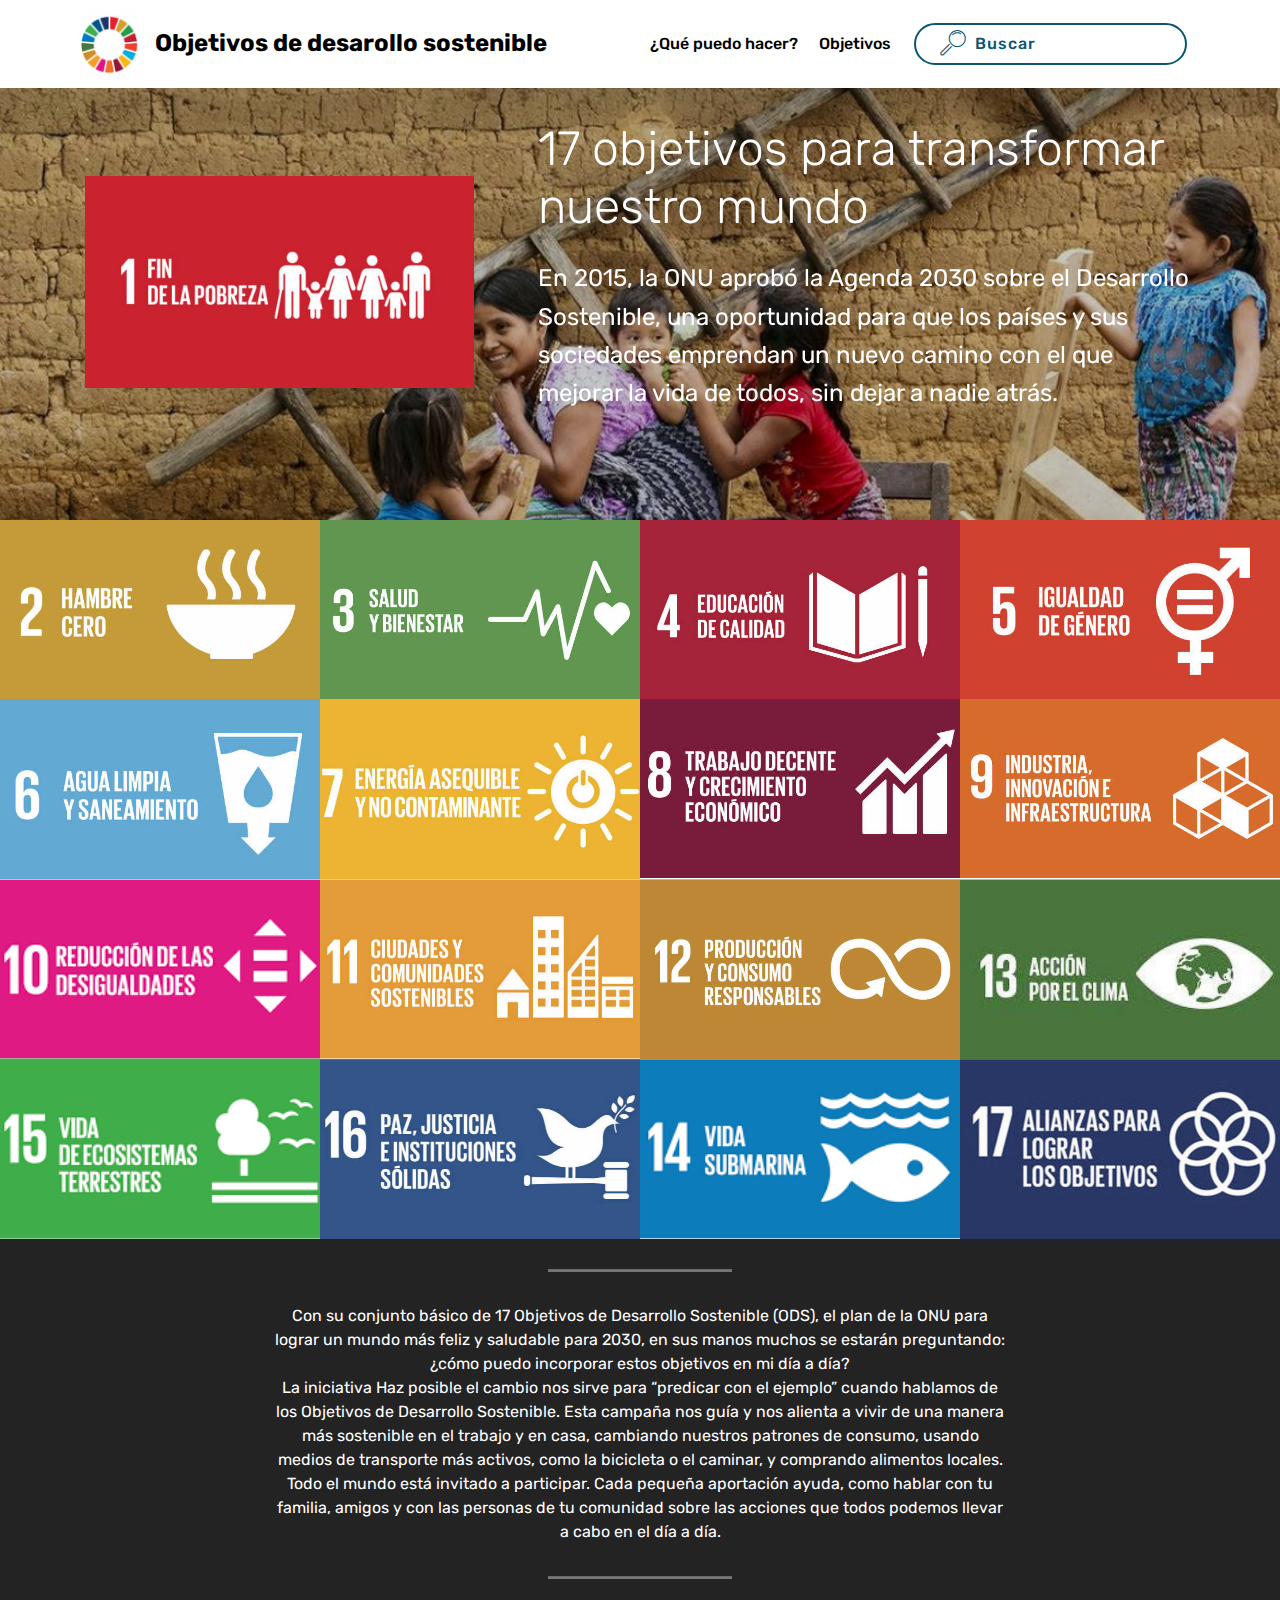
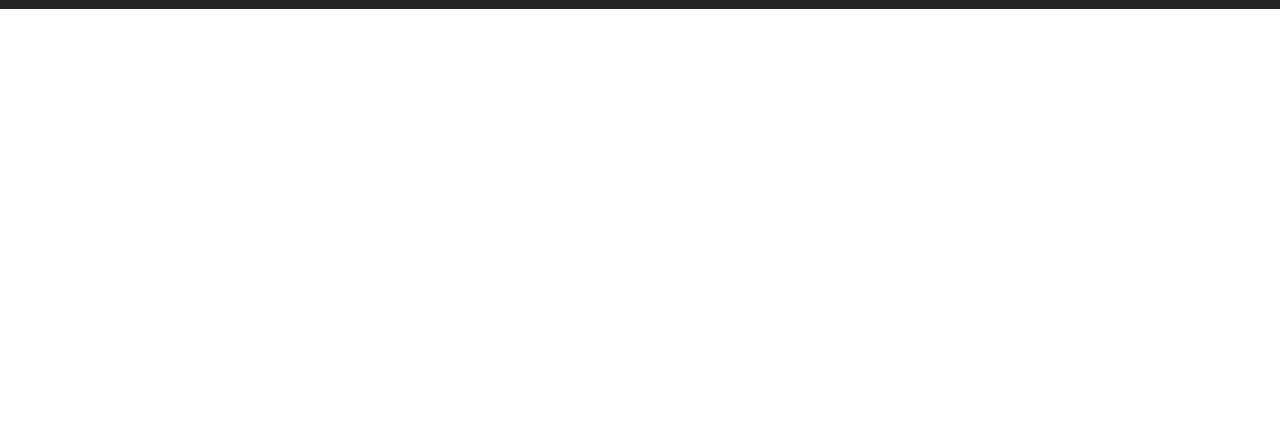
<file: index.html>
<!DOCTYPE html>
<html >
<head>
  <!-- Site made with Mobirise Website Builder v4.8.8, https://mobirise.com -->
  <meta charset="UTF-8">
  <meta http-equiv="X-UA-Compatible" content="IE=edge">
  <meta name="generator" content="Mobirise v4.8.8, mobirise.com">
  <meta name="viewport" content="width=device-width, initial-scale=1, minimum-scale=1">
  <link rel="shortcut icon" href="assets/images/logo-64x74.png" type="image/x-icon">
  <meta name="description" content="">
  <title>Home</title>
  <link rel="stylesheet" href="assets/web/assets/mobirise-icons/mobirise-icons.css">
  <link rel="stylesheet" href="assets/tether/tether.min.css">
  <link rel="stylesheet" href="assets/bootstrap/css/bootstrap.min.css">
  <link rel="stylesheet" href="assets/bootstrap/css/bootstrap-grid.min.css">
  <link rel="stylesheet" href="assets/bootstrap/css/bootstrap-reboot.min.css">
  <link rel="stylesheet" href="assets/dropdown/css/style.css">
  <link rel="stylesheet" href="assets/socicon/css/styles.css">
  <link rel="stylesheet" href="assets/theme/css/style.css">
  <link rel="stylesheet" href="assets/gallery/style.css">
  <link rel="stylesheet" href="assets/mobirise/css/mbr-additional.css" type="text/css">
  
  
  
</head>
<body>
  <section class="menu cid-rbNpQ8aCjr" once="menu" id="menu2-5">

    

    <nav class="navbar navbar-expand beta-menu navbar-dropdown align-items-center navbar-fixed-top navbar-toggleable-sm">
        <button class="navbar-toggler navbar-toggler-right" type="button" data-toggle="collapse" data-target="#navbarSupportedContent" aria-controls="navbarSupportedContent" aria-expanded="false" aria-label="Toggle navigation">
            <div class="hamburger">
                <span></span>
                <span></span>
                <span></span>
                <span></span>
            </div>
        </button>
        <div class="menu-logo">
            <div class="navbar-brand">
                <span class="navbar-logo">
                    <a href="index.html">
                        <img src="assets/images/logo-64x74.png" alt="Desarrollo Sostenible" title="Desarrollo Sostenible" style="height: 4.5rem;">
                    </a>
                </span>
                <span class="navbar-caption-wrap"><a class="navbar-caption text-black display-5" href="index.html">
                        Objetivos de desarollo sostenible</a></span>
            </div>
        </div>
        <div class="collapse navbar-collapse" id="navbarSupportedContent">
            <ul class="navbar-nav nav-dropdown" data-app-modern-menu="true"><li class="nav-item">
                    <a class="nav-link link text-black display-4" href="index.html#content10-7">¿Qué puedo hacer?</a>
                </li>
                <li class="nav-item">
                    <a class="nav-link link text-black display-4" href="index.html#gallery3-0">
                        Objetivos</a>
                </li></ul>
            <div class="navbar-buttons mbr-section-btn"><a class="btn btn-sm btn-primary-outline display-7" href="index.html"><span class="mbri-search mbr-iconfont mbr-iconfont-btn"></span>Buscar &nbsp; &nbsp; &nbsp; &nbsp; &nbsp; &nbsp; &nbsp; &nbsp; &nbsp; &nbsp; &nbsp; &nbsp;&nbsp;</a></div>
        </div>
    </nav>
</section>

<section class="engine"><a href="https://mobirise.info/f">simple site maker</a></section><section class="header3 cid-rbNpcsqvVQ mbr-parallax-background" id="header3-1">

    

    <div class="mbr-overlay" style="opacity: 0.2; background-color: rgb(0, 0, 0);">
    </div>

    <div class="container">
        <div class="media-container-row">
            <div class="mbr-figure" style="width: 65%;">
                <img src="assets/images/1.2-474x258.jpg" alt="Mobirise" title="">
            </div>

            <div class="media-content">
                <h1 class="mbr-section-title mbr-white pb-3 mbr-fonts-style display-2">17 objetivos para transformar nuestro mundo</h1>
                
                <div class="mbr-section-text mbr-white pb-3 ">
                    <p class="mbr-text mbr-fonts-style display-5">En 2015, la ONU aprobó la Agenda 2030 sobre el Desarrollo Sostenible, una oportunidad para que los países y sus sociedades emprendan un nuevo camino con el que mejorar la vida de todos, sin dejar a nadie atrás.&nbsp;</p>
                </div>
                
            </div>
        </div>
    </div>

</section>

<section class="mbr-gallery mbr-slider-carousel cid-rbNp8JrJaN" id="gallery3-0">

    

    <div>
        <div><!-- Filter --><!-- Gallery --><div class="mbr-gallery-row"><div class="mbr-gallery-layout-default"><div><div><div class="mbr-gallery-item mbr-gallery-item--p0" data-video-url="false" data-tags="Awesome"><div href="#lb-gallery3-0" data-slide-to="0" data-toggle="modal"><img src="assets/images/gob.mx-720x392-557x313.jpg" alt="" title=""><span class="icon-focus"></span></div></div><div class="mbr-gallery-item mbr-gallery-item--p0" data-video-url="false" data-tags="Responsive"><div href="#lb-gallery3-0" data-slide-to="1" data-toggle="modal"><img src="assets/images/3-720x392-627x352.jpg" alt="" title=""><span class="icon-focus"></span></div></div><div class="mbr-gallery-item mbr-gallery-item--p0" data-video-url="false" data-tags="Creative"><div href="#lb-gallery3-0" data-slide-to="2" data-toggle="modal"><img src="assets/images/4-720x392-627x352.jpg" alt="" title=""><span class="icon-focus"></span></div></div><div class="mbr-gallery-item mbr-gallery-item--p0" data-video-url="false" data-tags="Animated"><div href="#lb-gallery3-0" data-slide-to="3" data-toggle="modal"><img src="assets/images/5-720x392-557x313.jpg" alt="" title=""><span class="icon-focus"></span></div></div><div class="mbr-gallery-item mbr-gallery-item--p0" data-video-url="false" data-tags="Awesome"><div href="#lb-gallery3-0" data-slide-to="4" data-toggle="modal"><img src="assets/images/7.1-720x392-557x313.jpg" alt="" title=""><span class="icon-focus"></span></div></div><div class="mbr-gallery-item mbr-gallery-item--p0" data-video-url="false" data-tags="Awesome"><div href="#lb-gallery3-0" data-slide-to="5" data-toggle="modal"><img src="assets/images/8-720x392-584x328.jpg" alt="" title=""><span class="icon-focus"></span></div></div><div class="mbr-gallery-item mbr-gallery-item--p0" data-video-url="false" data-tags="Responsive"><div href="#lb-gallery3-0" data-slide-to="6" data-toggle="modal"><img src="assets/images/6-1-720x392-557x313.jpg" alt="" title=""><span class="icon-focus"></span></div></div><div class="mbr-gallery-item mbr-gallery-item--p0" data-video-url="false" data-tags="Animated"><div href="#lb-gallery3-0" data-slide-to="7" data-toggle="modal"><img src="assets/images/9-720x392-616x346.jpg" alt="" title=""><span class="icon-focus"></span></div></div><div class="mbr-gallery-item mbr-gallery-item--p0" data-video-url="false" data-tags="Animated"><div href="#lb-gallery3-0" data-slide-to="8" data-toggle="modal"><img src="assets/images/12.1-1-720x392-633x356.jpg" alt="" title=""><span class="icon-focus"></span></div></div><div class="mbr-gallery-item mbr-gallery-item--p0" data-video-url="false" data-tags="Animated"><div href="#lb-gallery3-0" data-slide-to="9" data-toggle="modal"><img src="assets/images/11.1-1-720x392-609x342.jpg" alt="" title=""><span class="icon-focus"></span></div></div><div class="mbr-gallery-item mbr-gallery-item--p0" data-video-url="false" data-tags="Animated"><div href="#lb-gallery3-0" data-slide-to="10" data-toggle="modal"><img src="assets/images/13-304x166-267x150.jpg" alt="" title=""><span class="icon-focus"></span></div></div><div class="mbr-gallery-item mbr-gallery-item--p0" data-video-url="false" data-tags="Animated"><div href="#lb-gallery3-0" data-slide-to="11" data-toggle="modal"><img src="assets/images/10-1-304x166-236x132.png" alt="" title=""><span class="icon-focus"></span></div></div><div class="mbr-gallery-item mbr-gallery-item--p0" data-video-url="false" data-tags="Animated"><div href="#lb-gallery3-0" data-slide-to="12" data-toggle="modal"><img src="assets/images/15-1-304x166-234x132.png" alt="" title=""><span class="icon-focus"></span></div></div><div class="mbr-gallery-item mbr-gallery-item--p0" data-video-url="false" data-tags="Animated"><div href="#lb-gallery3-0" data-slide-to="13" data-toggle="modal"><img src="assets/images/16.1-1-720x392-575x323.jpg" alt="" title=""><span class="icon-focus"></span></div></div><div class="mbr-gallery-item mbr-gallery-item--p0" data-video-url="false" data-tags="Animated"><div href="#lb-gallery3-0" data-slide-to="14" data-toggle="modal"><img src="assets/images/17-1-610x342-534x300.jpg" alt="" title=""><span class="icon-focus"></span></div></div><div class="mbr-gallery-item mbr-gallery-item--p0" data-video-url="false" data-tags="Animated"><div href="#lb-gallery3-0" data-slide-to="15" data-toggle="modal"><img src="assets/images/14-304x166-236x132.png" alt="" title=""><span class="icon-focus"></span></div></div></div></div><div class="clearfix"></div></div></div><!-- Lightbox --><div data-app-prevent-settings="" class="mbr-slider modal fade carousel slide" tabindex="-1" data-keyboard="true" data-interval="false" id="lb-gallery3-0"><div class="modal-dialog"><div class="modal-content"><div class="modal-body"><div class="carousel-inner"><div class="carousel-item"><img src="assets/images/gob.mx-720x392.jpg" alt="" title=""></div><div class="carousel-item"><img src="assets/images/3-720x392.jpg" alt="" title=""></div><div class="carousel-item"><img src="assets/images/4-720x392.jpg" alt="" title=""></div><div class="carousel-item"><img src="assets/images/5-720x392.jpg" alt="" title=""></div><div class="carousel-item"><img src="assets/images/7.1-720x392.jpg" alt="" title=""></div><div class="carousel-item"><img src="assets/images/8-720x392.jpg" alt="" title=""></div><div class="carousel-item"><img src="assets/images/6-1-720x392.jpg" alt="" title=""></div><div class="carousel-item"><img src="assets/images/9-720x392.jpg" alt="" title=""></div><div class="carousel-item"><img src="assets/images/12.1-1-720x392.jpg" alt="" title=""></div><div class="carousel-item"><img src="assets/images/11.1-1-720x392.jpg" alt="" title=""></div><div class="carousel-item"><img src="assets/images/13-304x166.jpg" alt="" title=""></div><div class="carousel-item"><img src="assets/images/10-1-304x166.png" alt="" title=""></div><div class="carousel-item"><img src="assets/images/15-1-304x166.png" alt="" title=""></div><div class="carousel-item"><img src="assets/images/16.1-1-720x392.jpg" alt="" title=""></div><div class="carousel-item active"><img src="assets/images/17-1-610x342.jpg" alt="" title=""></div><div class="carousel-item"><img src="assets/images/14-304x166.png" alt="" title=""></div></div><a class="carousel-control carousel-control-prev" role="button" data-slide="prev" href="#lb-gallery3-0"><span class="mbri-left mbr-iconfont" aria-hidden="true"></span><span class="sr-only">Previous</span></a><a class="carousel-control carousel-control-next" role="button" data-slide="next" href="#lb-gallery3-0"><span class="mbri-right mbr-iconfont" aria-hidden="true"></span><span class="sr-only">Next</span></a><a class="close" href="#" role="button" data-dismiss="modal"><span class="sr-only">Close</span></a></div></div></div></div></div>
    </div>

</section>

<section class="mbr-section article content10 cid-rbNOz0lWk3" id="content10-7">
    
     

    <div class="container">
        <div class="inner-container" style="width: 66%;">
            <hr class="line" style="width: 25%;">
            <div class="section-text align-center mbr-white mbr-fonts-style display-7">Con su conjunto básico de 17 Objetivos de Desarrollo Sostenible (ODS), el plan de la ONU para lograr un mundo más feliz y saludable para 2030, en sus manos muchos se estarán preguntando: ¿cómo puedo incorporar estos objetivos en mi día a día?
<div>
</div><div>La iniciativa Haz posible el cambio nos sirve para “predicar con el ejemplo” cuando hablamos de los Objetivos de Desarrollo Sostenible. Esta campaña nos guía y nos alienta a vivir de una manera más sostenible en el trabajo y en casa, cambiando nuestros patrones de consumo, usando medios de transporte más activos, como la bicicleta o el caminar, y comprando alimentos locales. Todo el mundo está invitado a participar. Cada pequeña aportación ayuda, como hablar con tu familia, amigos y con las personas de tu comunidad sobre las acciones que todos podemos llevar a cabo en el día a día.</div></div>
            <hr class="line" style="width: 25%;">
        </div>
    </div>
</section>

<section class="footer4 cid-rbNpq26nHv mbr-reveal" id="footer4-4">

    

    

    <div class="container">
        <div class="media-container-row content mbr-white">
            <div class="col-md-3 col-sm-4">
                <div class="mb-3 img-logo">
                    <a href="index.html">
                        <img src="assets/images/648-141x118.jpg" alt="" title="">
                    </a>
                </div>
                <p class="mb-3 mbr-fonts-style foot-title display-7"><strong>Archivos de interes</strong><br><br></p>
                <p class="mbr-text mbr-fonts-style mbr-links-column display-7"><a href="index.html#content10-7">¿Que puedo hacer?</a><br><br><a href="index.html#gallery3-0">Objetivos</a><br><br></p>
            </div>
            <div class="col-md-4 col-sm-8">
                <p class="mb-4 foot-title mbr-fonts-style display-7"><strong>
                    Enlaces de interes</strong></p>
                <p class="mbr-text mbr-fonts-style foot-text display-7"><a href="http://www.un.org/" target="_blank">Pagina de las naciones unidas</a><br><br><a href="https://www.sdgsinaction.com/es.html">Apliaccion ODS en accion</a><br><br><a href="http://www.un.org/sdgmediazone/">Zona de medios de comunicacion ODS</a></p>
            </div>
            <div class="col-md-4 offset-md-1 col-sm-12">
                <p class="mb-4 foot-title mbr-fonts-style display-7"><strong>
                    Suscribete</strong></p>
                <p class="mbr-text mbr-fonts-style form-text display-7">
                    Accede a nuestro contenido online y enterate de las actualizaciones</p>
                <div class="media-container-column" data-form-type="formoid">
                    <div data-form-alert="" hidden="" class="align-center">Thanks for filling out the form!</div>

                    <form class="form-inline" action="https://mobirise.com/" method="post" data-form-title="Mobirise Form">
                        <input type="hidden" value="MJcJ0p2IxTlFmaCa+61upl3VPiUffrjZY9Uw7ATYXReCPPya49VmvidqpIhYI6YSfoUxyliQrsyNGRSeKN5yK4fStr7rS6SC0f0DWwV+slBJcTE4kbPXaHm9k0ayVCU/" data-form-email="true">
                        <div class="form-group">
                            <input type="email" class="form-control input-sm input-inverse my-2" name="email" required="" data-form-field="Email" placeholder="Correo" id="email-footer4-4">
                        </div>
                        <div class="input-group-btn m-2"><button href="" class="btn btn-primary display-4" type="submit" role="button">Suscribete</button></div>
                    </form>
                </div>
                <p class="mb-4 mbr-fonts-style foot-title display-7">
                    Siguenos en nuestras redes</p>
                <div class="social-list pl-0 mb-0">
                        <div class="soc-item">
                            <a href="https://twitter.com" target="_blank">
                                <span class="mbr-iconfont mbr-iconfont-social socicon-twitter socicon" style="color: rgb(85, 180, 212); fill: rgb(85, 180, 212);"></span>
                            </a>
                        </div>
                        <div class="soc-item">
                            <a href="https://www.facebook.com" target="_blank">
                                <span class="mbr-iconfont mbr-iconfont-social socicon-facebook socicon" style="color: rgb(85, 180, 212); fill: rgb(85, 180, 212);"></span>
                            </a>
                        </div>
                        <div class="soc-item">
                            <a href="https://www.youtube.com" target="_blank">
                                <span class="mbr-iconfont mbr-iconfont-social socicon-youtube socicon" style="color: rgb(204, 41, 82); fill: rgb(204, 41, 82);"></span>
                            </a>
                        </div>
                        
                        
                        
                </div>
            </div>
        </div>
        
    </div>
</section>


  <script src="assets/web/assets/jquery/jquery.min.js"></script>
  <script src="assets/popper/popper.min.js"></script>
  <script src="assets/tether/tether.min.js"></script>
  <script src="assets/bootstrap/js/bootstrap.min.js"></script>
  <script src="assets/smoothscroll/smooth-scroll.js"></script>
  <script src="assets/dropdown/js/script.min.js"></script>
  <script src="assets/touchswipe/jquery.touch-swipe.min.js"></script>
  <script src="assets/parallax/jarallax.min.js"></script>
  <script src="assets/masonry/masonry.pkgd.min.js"></script>
  <script src="assets/imagesloaded/imagesloaded.pkgd.min.js"></script>
  <script src="assets/bootstrapcarouselswipe/bootstrap-carousel-swipe.js"></script>
  <script src="assets/vimeoplayer/jquery.mb.vimeo_player.js"></script>
  <script src="assets/theme/js/script.js"></script>
  <script src="assets/slidervideo/script.js"></script>
  <script src="assets/gallery/player.min.js"></script>
  <script src="assets/gallery/script.js"></script>
  <script src="assets/formoid/formoid.min.js"></script>
  
  
</body>
</html>
</file>
<file: assets/web/assets/mobirise-icons/mobirise-icons.css>
@font-face {
  font-family: 'MobiriseIcons';
  src:  url('mobirise-icons.eot?spat4u');
  src:  url('mobirise-icons.eot?spat4u#iefix') format('embedded-opentype'),
    url('mobirise-icons.ttf?spat4u') format('truetype'),
    url('mobirise-icons.woff?spat4u') format('woff'),
    url('mobirise-icons.svg?spat4u#MobiriseIcons') format('svg');
  font-weight: normal;
  font-style: normal;
}

[class^="mbri-"], [class*=" mbri-"] {
  /* use !important to prevent issues with browser extensions that change fonts */
  font-family: MobiriseIcons !important;
  speak: none;
  font-style: normal;
  font-weight: normal;
  font-variant: normal;
  text-transform: none;
  line-height: 1;

  /* Better Font Rendering =========== */
  -webkit-font-smoothing: antialiased;
  -moz-osx-font-smoothing: grayscale;
}

.mbri-add-submenu:before {
  content: "\e900";
}
.mbri-alert:before {
  content: "\e901";
}
.mbri-align-center:before {
  content: "\e902";
}
.mbri-align-justify:before {
  content: "\e903";
}
.mbri-align-left:before {
  content: "\e904";
}
.mbri-align-right:before {
  content: "\e905";
}
.mbri-android:before {
  content: "\e906";
}
.mbri-apple:before {
  content: "\e907";
}
.mbri-arrow-down:before {
  content: "\e908";
}
.mbri-arrow-next:before {
  content: "\e909";
}
.mbri-arrow-prev:before {
  content: "\e90a";
}
.mbri-arrow-up:before {
  content: "\e90b";
}
.mbri-bold:before {
  content: "\e90c";
}
.mbri-bookmark:before {
  content: "\e90d";
}
.mbri-bootstrap:before {
  content: "\e90e";
}
.mbri-briefcase:before {
  content: "\e90f";
}
.mbri-browse:before {
  content: "\e910";
}
.mbri-bulleted-list:before {
  content: "\e911";
}
.mbri-calendar:before {
  content: "\e912";
}
.mbri-camera:before {
  content: "\e913";
}
.mbri-cart-add:before {
  content: "\e914";
}
.mbri-cart-full:before {
  content: "\e915";
}
.mbri-cash:before {
  content: "\e916";
}
.mbri-change-style:before {
  content: "\e917";
}
.mbri-chat:before {
  content: "\e918";
}
.mbri-clock:before {
  content: "\e919";
}
.mbri-close:before {
  content: "\e91a";
}
.mbri-cloud:before {
  content: "\e91b";
}
.mbri-code:before {
  content: "\e91c";
}
.mbri-contact-form:before {
  content: "\e91d";
}
.mbri-credit-card:before {
  content: "\e91e";
}
.mbri-cursor-click:before {
  content: "\e91f";
}
.mbri-cust-feedback:before {
  content: "\e920";
}
.mbri-database:before {
  content: "\e921";
}
.mbri-delivery:before {
  content: "\e922";
}
.mbri-desktop:before {
  content: "\e923";
}
.mbri-devices:before {
  content: "\e924";
}
.mbri-down:before {
  content: "\e925";
}
.mbri-download:before {
  content: "\e989";
}
.mbri-drag-n-drop:before {
  content: "\e927";
}
.mbri-drag-n-drop2:before {
  content: "\e928";
}
.mbri-edit:before {
  content: "\e929";
}
.mbri-edit2:before {
  content: "\e92a";
}
.mbri-error:before {
  content: "\e92b";
}
.mbri-extension:before {
  content: "\e92c";
}
.mbri-features:before {
  content: "\e92d";
}
.mbri-file:before {
  content: "\e92e";
}
.mbri-flag:before {
  content: "\e92f";
}
.mbri-folder:before {
  content: "\e930";
}
.mbri-gift:before {
  content: "\e931";
}
.mbri-github:before {
  content: "\e932";
}
.mbri-globe:before {
  content: "\e933";
}
.mbri-globe-2:before {
  content: "\e934";
}
.mbri-growing-chart:before {
  content: "\e935";
}
.mbri-hearth:before {
  content: "\e936";
}
.mbri-help:before {
  content: "\e937";
}
.mbri-home:before {
  content: "\e938";
}
.mbri-hot-cup:before {
  content: "\e939";
}
.mbri-idea:before {
  content: "\e93a";
}
.mbri-image-gallery:before {
  content: "\e93b";
}
.mbri-image-slider:before {
  content: "\e93c";
}
.mbri-info:before {
  content: "\e93d";
}
.mbri-italic:before {
  content: "\e93e";
}
.mbri-key:before {
  content: "\e93f";
}
.mbri-laptop:before {
  content: "\e940";
}
.mbri-layers:before {
  content: "\e941";
}
.mbri-left-right:before {
  content: "\e942";
}
.mbri-left:before {
  content: "\e943";
}
.mbri-letter:before {
  content: "\e944";
}
.mbri-like:before {
  content: "\e945";
}
.mbri-link:before {
  content: "\e946";
}
.mbri-lock:before {
  content: "\e947";
}
.mbri-login:before {
  content: "\e948";
}
.mbri-logout:before {
  content: "\e949";
}
.mbri-magic-stick:before {
  content: "\e94a";
}
.mbri-map-pin:before {
  content: "\e94b";
}
.mbri-menu:before {
  content: "\e94c";
}
.mbri-mobile:before {
  content: "\e94d";
}
.mbri-mobile2:before {
  content: "\e94e";
}
.mbri-mobirise:before {
  content: "\e94f";
}
.mbri-more-horizontal:before {
  content: "\e950";
}
.mbri-more-vertical:before {
  content: "\e951";
}
.mbri-music:before {
  content: "\e952";
}
.mbri-new-file:before {
  content: "\e953";
}
.mbri-numbered-list:before {
  content: "\e954";
}
.mbri-opened-folder:before {
  content: "\e955";
}
.mbri-pages:before {
  content: "\e956";
}
.mbri-paper-plane:before {
  content: "\e957";
}
.mbri-paperclip:before {
  content: "\e958";
}
.mbri-photo:before {
  content: "\e959";
}
.mbri-photos:before {
  content: "\e95a";
}
.mbri-pin:before {
  content: "\e95b";
}
.mbri-play:before {
  content: "\e95c";
}
.mbri-plus:before {
  content: "\e95d";
}
.mbri-preview:before {
  content: "\e95e";
}
.mbri-print:before {
  content: "\e95f";
}
.mbri-protect:before {
  content: "\e960";
}
.mbri-question:before {
  content: "\e961";
}
.mbri-quote-left:before {
  content: "\e962";
}
.mbri-quote-right:before {
  content: "\e963";
}
.mbri-refresh:before {
  content: "\e964";
}
.mbri-responsive:before {
  content: "\e965";
}
.mbri-right:before {
  content: "\e966";
}
.mbri-rocket:before {
  content: "\e967";
}
.mbri-sad-face:before {
  content: "\e968";
}
.mbri-sale:before {
  content: "\e969";
}
.mbri-save:before {
  content: "\e96a";
}
.mbri-search:before {
  content: "\e96b";
}
.mbri-setting:before {
  content: "\e96c";
}
.mbri-setting2:before {
  content: "\e96d";
}
.mbri-setting3:before {
  content: "\e96e";
}
.mbri-share:before {
  content: "\e96f";
}
.mbri-shopping-bag:before {
  content: "\e970";
}
.mbri-shopping-basket:before {
  content: "\e971";
}
.mbri-shopping-cart:before {
  content: "\e972";
}
.mbri-sites:before {
  content: "\e973";
}
.mbri-smile-face:before {
  content: "\e974";
}
.mbri-speed:before {
  content: "\e975";
}
.mbri-star:before {
  content: "\e976";
}
.mbri-success:before {
  content: "\e977";
}
.mbri-sun:before {
  content: "\e978";
}
.mbri-sun2:before {
  content: "\e979";
}
.mbri-tablet:before {
  content: "\e97a";
}
.mbri-tablet-vertical:before {
  content: "\e97b";
}
.mbri-target:before {
  content: "\e97c";
}
.mbri-timer:before {
  content: "\e97d";
}
.mbri-to-ftp:before {
  content: "\e97e";
}
.mbri-to-local-drive:before {
  content: "\e97f";
}
.mbri-touch-swipe:before {
  content: "\e980";
}
.mbri-touch:before {
  content: "\e981";
}
.mbri-trash:before {
  content: "\e982";
}
.mbri-underline:before {
  content: "\e983";
}
.mbri-unlink:before {
  content: "\e984";
}
.mbri-unlock:before {
  content: "\e985";
}
.mbri-up-down:before {
  content: "\e986";
}
.mbri-up:before {
  content: "\e987";
}
.mbri-update:before {
  content: "\e988";
}
.mbri-upload:before {
 content: "\e926"; 
}
.mbri-user:before {
  content: "\e98a";
}
.mbri-user2:before {
  content: "\e98b";
}
.mbri-users:before {
  content: "\e98c";
}
.mbri-video:before {
  content: "\e98d";
}
.mbri-video-play:before {
  content: "\e98e";
}
.mbri-watch:before {
  content: "\e98f";
}
.mbri-website-theme:before {
  content: "\e990";
}
.mbri-wifi:before {
  content: "\e991";
}
.mbri-windows:before {
  content: "\e992";
}
.mbri-zoom-out:before {
  content: "\e993";
}
.mbri-redo:before {
  content: "\e994";
}
.mbri-undo:before {
  content: "\e995";
}
</file>
<file: assets/dropdown/css/style.css>
.navbar-dropdown {
  left: 0;
  padding: 0;
  position: absolute;
  right: 0;
  top: 0;
  transition: all 0.45s ease;
  z-index: 1030;
  background: #282828; }
  .navbar-dropdown .navbar-logo {
    margin-right: 0.8rem;
    transition: margin 0.3s ease-in-out;
    vertical-align: middle; }
    .navbar-dropdown .navbar-logo img {
      height: 3.125rem;
      transition: all 0.3s ease-in-out; }
    .navbar-dropdown .navbar-logo.mbr-iconfont {
      font-size: 3.125rem;
      line-height: 3.125rem; }
  .navbar-dropdown .navbar-caption {
    font-weight: 700;
    white-space: normal;
    vertical-align: -4px;
    line-height: 3.125rem !important; }
    .navbar-dropdown .navbar-caption, .navbar-dropdown .navbar-caption:hover {
      color: inherit;
      text-decoration: none; }
  .navbar-dropdown .mbr-iconfont + .navbar-caption {
    vertical-align: -1px; }
  .navbar-dropdown.navbar-fixed-top {
    position: fixed; }
  .navbar-dropdown .navbar-brand span {
    vertical-align: -4px; }
  .navbar-dropdown.bg-color.transparent {
    background: none; }
  .navbar-dropdown.navbar-short .navbar-brand {
    padding: 0.625rem 0; }
    .navbar-dropdown.navbar-short .navbar-brand span {
      vertical-align: -1px; }
  .navbar-dropdown.navbar-short .navbar-caption {
    line-height: 2.375rem !important;
    vertical-align: -2px; }
  .navbar-dropdown.navbar-short .navbar-logo {
    margin-right: 0.5rem; }
    .navbar-dropdown.navbar-short .navbar-logo img {
      height: 2.375rem; }
    .navbar-dropdown.navbar-short .navbar-logo.mbr-iconfont {
      font-size: 2.375rem;
      line-height: 2.375rem; }
  .navbar-dropdown.navbar-short .mbr-table-cell {
    height: 3.625rem; }
  .navbar-dropdown .navbar-close {
    left: 0.6875rem;
    position: fixed;
    top: 0.75rem;
    z-index: 1000; }
  .navbar-dropdown .hamburger-icon {
    content: "";
    display: inline-block;
    vertical-align: middle;
    width: 16px;
    -webkit-box-shadow: 0 -6px 0 1px #282828,0 0 0 1px #282828,0 6px 0 1px #282828;
    -moz-box-shadow: 0 -6px 0 1px #282828,0 0 0 1px #282828,0 6px 0 1px #282828;
    box-shadow: 0 -6px 0 1px #282828,0 0 0 1px #282828,0 6px 0 1px #282828; }

.dropdown-menu .dropdown-toggle[data-toggle="dropdown-submenu"]::after {
  border-bottom: 0.35em solid transparent;
  border-left: 0.35em solid;
  border-right: 0;
  border-top: 0.35em solid transparent;
  margin-left: 0.3rem; }

.dropdown-menu .dropdown-item:focus {
  outline: 0; }

.nav-dropdown {
  font-size: 0.75rem;
  font-weight: 500;
  height: auto !important; }
  .nav-dropdown .nav-btn {
    padding-left: 1rem; }
  .nav-dropdown .link {
    margin: .667em 1.667em;
    font-weight: 500;
    padding: 0;
    transition: color .2s ease-in-out; }
    .nav-dropdown .link.dropdown-toggle {
      margin-right: 2.583em; }
      .nav-dropdown .link.dropdown-toggle::after {
        margin-left: .25rem;
        border-top: 0.35em solid;
        border-right: 0.35em solid transparent;
        border-left: 0.35em solid transparent;
        border-bottom: 0; }
      .nav-dropdown .link.dropdown-toggle[aria-expanded="true"] {
        margin: 0;
        padding: 0.667em 3.263em  0.667em 1.667em; }
  .nav-dropdown .link::after,
  .nav-dropdown .dropdown-item::after {
    color: inherit; }
  .nav-dropdown .btn {
    font-size: 0.75rem;
    font-weight: 700;
    letter-spacing: 0;
    margin-bottom: 0;
    padding-left: 1.25rem;
    padding-right: 1.25rem; }
  .nav-dropdown .dropdown-menu {
    border-radius: 0;
    border: 0;
    left: 0;
    margin: 0;
    padding-bottom: 1.25rem;
    padding-top: 1.25rem;
    position: relative; }
  .nav-dropdown .dropdown-submenu {
    margin-left: 0.125rem;
    top: 0; }
  .nav-dropdown .dropdown-item {
    font-weight: 500;
    line-height: 2;
    padding: 0.3846em 4.615em 0.3846em 1.5385em;
    position: relative;
    transition: color .2s ease-in-out, background-color .2s ease-in-out; }
    .nav-dropdown .dropdown-item::after {
      margin-top: -0.3077em;
      position: absolute;
      right: 1.1538em;
      top: 50%; }
    .nav-dropdown .dropdown-item:focus, .nav-dropdown .dropdown-item:hover {
      background: none; }

@media (max-width: 767px) {
  .nav-dropdown.navbar-toggleable-sm {
    bottom: 0;
    display: none;
    left: 0;
    overflow-x: hidden;
    position: fixed;
    top: 0;
    transform: translateX(-100%);
    -ms-transform: translateX(-100%);
    -webkit-transform: translateX(-100%);
    width: 18.75rem;
    z-index: 999; } }
.nav-dropdown.navbar-toggleable-xl {
  bottom: 0;
  display: none;
  left: 0;
  overflow-x: hidden;
  position: fixed;
  top: 0;
  transform: translateX(-100%);
  -ms-transform: translateX(-100%);
  -webkit-transform: translateX(-100%);
  width: 18.75rem;
  z-index: 999; }

.nav-dropdown-sm {
  display: block !important;
  overflow-x: hidden;
  overflow: auto;
  padding-top: 3.875rem; }
  .nav-dropdown-sm::after {
    content: "";
    display: block;
    height: 3rem;
    width: 100%; }
  .nav-dropdown-sm.collapse.in ~ .navbar-close {
    display: block !important; }
  .nav-dropdown-sm.collapsing, .nav-dropdown-sm.collapse.in {
    transform: translateX(0);
    -ms-transform: translateX(0);
    -webkit-transform: translateX(0);
    transition: all 0.25s ease-out;
    -webkit-transition: all 0.25s ease-out;
    background: #282828; }
  .nav-dropdown-sm.collapsing[aria-expanded="false"] {
    transform: translateX(-100%);
    -ms-transform: translateX(-100%);
    -webkit-transform: translateX(-100%); }
  .nav-dropdown-sm .nav-item {
    display: block;
    margin-left: 0 !important;
    padding-left: 0; }
  .nav-dropdown-sm .link,
  .nav-dropdown-sm .dropdown-item {
    border-top: 1px dotted rgba(255, 255, 255, 0.1);
    font-size: 0.8125rem;
    line-height: 1.6;
    margin: 0 !important;
    padding: 0.875rem 2.4rem 0.875rem 1.5625rem !important;
    position: relative;
    white-space: normal; }
    .nav-dropdown-sm .link:focus, .nav-dropdown-sm .link:hover,
    .nav-dropdown-sm .dropdown-item:focus,
    .nav-dropdown-sm .dropdown-item:hover {
      background: rgba(0, 0, 0, 0.2) !important;
      color: #c0a375; }
  .nav-dropdown-sm .nav-btn {
    position: relative;
    padding: 1.5625rem 1.5625rem 0 1.5625rem; }
    .nav-dropdown-sm .nav-btn::before {
      border-top: 1px dotted rgba(255, 255, 255, 0.1);
      content: "";
      left: 0;
      position: absolute;
      top: 0;
      width: 100%; }
    .nav-dropdown-sm .nav-btn + .nav-btn {
      padding-top: 0.625rem; }
      .nav-dropdown-sm .nav-btn + .nav-btn::before {
        display: none; }
  .nav-dropdown-sm .btn {
    padding: 0.625rem 0; }
  .nav-dropdown-sm .dropdown-toggle[data-toggle="dropdown-submenu"]::after {
    margin-left: .25rem;
    border-top: 0.35em solid;
    border-right: 0.35em solid transparent;
    border-left: 0.35em solid transparent;
    border-bottom: 0; }
  .nav-dropdown-sm .dropdown-toggle[data-toggle="dropdown-submenu"][aria-expanded="true"]::after {
    border-top: 0;
    border-right: 0.35em solid transparent;
    border-left: 0.35em solid transparent;
    border-bottom: 0.35em solid; }
  .nav-dropdown-sm .dropdown-menu {
    margin: 0;
    padding: 0;
    position: relative;
    top: 0;
    left: 0;
    width: 100%;
    border: 0;
    float: none;
    border-radius: 0;
    background: none; }
  .nav-dropdown-sm .dropdown-submenu {
    left: 100%;
    margin-left: 0.125rem;
    margin-top: -1.25rem;
    top: 0; }

.navbar-toggleable-sm .nav-dropdown .dropdown-menu {
  position: absolute; }

.navbar-toggleable-sm .nav-dropdown .dropdown-submenu {
  left: 100%;
  margin-left: 0.125rem;
  margin-top: -1.25rem;
  top: 0; }

.navbar-toggleable-sm.opened .nav-dropdown .dropdown-menu {
  position: relative; }

.navbar-toggleable-sm.opened .nav-dropdown .dropdown-submenu {
  left: 0;
  margin-left: 00rem;
  margin-top: 0rem;
  top: 0; }

.is-builder .nav-dropdown.collapsing {
  transition: none !important; }

/*# sourceMappingURL=style.css.map */
</file>
<file: assets/socicon/css/styles.css>
@charset "UTF-8";

@font-face {
  font-family: "socicon";
  src:url("../fonts/socicon.eot");
  src:url("../fonts/socicon.eot?#iefix") format("embedded-opentype"),
    url("../fonts/socicon.woff") format("woff"),
    url("../fonts/socicon.ttf") format("truetype"),
    url("../fonts/socicon.svg#socicon") format("svg");
  font-weight: normal;
  font-style: normal;

}

[data-icon]:before {
  font-family: "socicon" !important;
  content: attr(data-icon);
  font-style: normal !important;
  font-weight: normal !important;
  font-variant: normal !important;
  text-transform: none !important;
  speak: none;
  line-height: 1;
  -webkit-font-smoothing: antialiased;
  -moz-osx-font-smoothing: grayscale;
}

[class^="socicon-"]:before,
[class*=" socicon-"]:before {
  font-family: "socicon" !important;
  font-style: normal !important;
  font-weight: normal !important;
  font-variant: normal !important;
  text-transform: none !important;
  speak: none;
  line-height: 1;
  -webkit-font-smoothing: antialiased;
  -moz-osx-font-smoothing: grayscale;
}

.socicon-modelmayhem:before {
  content: "\e000";
}
.socicon-mixcloud:before {
  content: "\e001";
}
.socicon-drupal:before {
  content: "\e002";
}
.socicon-swarm:before {
  content: "\e003";
}
.socicon-istock:before {
  content: "\e004";
}
.socicon-yammer:before {
  content: "\e005";
}
.socicon-ello:before {
  content: "\e006";
}
.socicon-stackoverflow:before {
  content: "\e007";
}
.socicon-persona:before {
  content: "\e008";
}
.socicon-triplej:before {
  content: "\e009";
}
.socicon-houzz:before {
  content: "\e00a";
}
.socicon-rss:before {
  content: "\e00b";
}
.socicon-paypal:before {
  content: "\e00c";
}
.socicon-odnoklassniki:before {
  content: "\e00d";
}
.socicon-airbnb:before {
  content: "\e00e";
}
.socicon-periscope:before {
  content: "\e00f";
}
.socicon-outlook:before {
  content: "\e010";
}
.socicon-coderwall:before {
  content: "\e011";
}
.socicon-tripadvisor:before {
  content: "\e012";
}
.socicon-appnet:before {
  content: "\e013";
}
.socicon-goodreads:before {
  content: "\e014";
}
.socicon-tripit:before {
  content: "\e015";
}
.socicon-lanyrd:before {
  content: "\e016";
}
.socicon-slideshare:before {
  content: "\e017";
}
.socicon-buffer:before {
  content: "\e018";
}
.socicon-disqus:before {
  content: "\e019";
}
.socicon-vkontakte:before {
  content: "\e01a";
}
.socicon-whatsapp:before {
  content: "\e01b";
}
.socicon-patreon:before {
  content: "\e01c";
}
.socicon-storehouse:before {
  content: "\e01d";
}
.socicon-pocket:before {
  content: "\e01e";
}
.socicon-mail:before {
  content: "\e01f";
}
.socicon-blogger:before {
  content: "\e020";
}
.socicon-technorati:before {
  content: "\e021";
}
.socicon-reddit:before {
  content: "\e022";
}
.socicon-dribbble:before {
  content: "\e023";
}
.socicon-stumbleupon:before {
  content: "\e024";
}
.socicon-digg:before {
  content: "\e025";
}
.socicon-envato:before {
  content: "\e026";
}
.socicon-behance:before {
  content: "\e027";
}
.socicon-delicious:before {
  content: "\e028";
}
.socicon-deviantart:before {
  content: "\e029";
}
.socicon-forrst:before {
  content: "\e02a";
}
.socicon-play:before {
  content: "\e02b";
}
.socicon-zerply:before {
  content: "\e02c";
}
.socicon-wikipedia:before {
  content: "\e02d";
}
.socicon-apple:before {
  content: "\e02e";
}
.socicon-flattr:before {
  content: "\e02f";
}
.socicon-github:before {
  content: "\e030";
}
.socicon-renren:before {
  content: "\e031";
}
.socicon-friendfeed:before {
  content: "\e032";
}
.socicon-newsvine:before {
  content: "\e033";
}
.socicon-identica:before {
  content: "\e034";
}
.socicon-bebo:before {
  content: "\e035";
}
.socicon-zynga:before {
  content: "\e036";
}
.socicon-steam:before {
  content: "\e037";
}
.socicon-xbox:before {
  content: "\e038";
}
.socicon-windows:before {
  content: "\e039";
}
.socicon-qq:before {
  content: "\e03a";
}
.socicon-douban:before {
  content: "\e03b";
}
.socicon-meetup:before {
  content: "\e03c";
}
.socicon-playstation:before {
  content: "\e03d";
}
.socicon-android:before {
  content: "\e03e";
}
.socicon-snapchat:before {
  content: "\e03f";
}
.socicon-twitter:before {
  content: "\e040";
}
.socicon-facebook:before {
  content: "\e041";
}
.socicon-googleplus:before {
  content: "\e042";
}
.socicon-pinterest:before {
  content: "\e043";
}
.socicon-foursquare:before {
  content: "\e044";
}
.socicon-yahoo:before {
  content: "\e045";
}
.socicon-skype:before {
  content: "\e046";
}
.socicon-yelp:before {
  content: "\e047";
}
.socicon-feedburner:before {
  content: "\e048";
}
.socicon-linkedin:before {
  content: "\e049";
}
.socicon-viadeo:before {
  content: "\e04a";
}
.socicon-xing:before {
  content: "\e04b";
}
.socicon-myspace:before {
  content: "\e04c";
}
.socicon-soundcloud:before {
  content: "\e04d";
}
.socicon-spotify:before {
  content: "\e04e";
}
.socicon-grooveshark:before {
  content: "\e04f";
}
.socicon-lastfm:before {
  content: "\e050";
}
.socicon-youtube:before {
  content: "\e051";
}
.socicon-vimeo:before {
  content: "\e052";
}
.socicon-dailymotion:before {
  content: "\e053";
}
.socicon-vine:before {
  content: "\e054";
}
.socicon-flickr:before {
  content: "\e055";
}
.socicon-500px:before {
  content: "\e056";
}
.socicon-wordpress:before {
  content: "\e058";
}
.socicon-tumblr:before {
  content: "\e059";
}
.socicon-twitch:before {
  content: "\e05a";
}
.socicon-8tracks:before {
  content: "\e05b";
}
.socicon-amazon:before {
  content: "\e05c";
}
.socicon-icq:before {
  content: "\e05d";
}
.socicon-smugmug:before {
  content: "\e05e";
}
.socicon-ravelry:before {
  content: "\e05f";
}
.socicon-weibo:before {
  content: "\e060";
}
.socicon-baidu:before {
  content: "\e061";
}
.socicon-angellist:before {
  content: "\e062";
}
.socicon-ebay:before {
  content: "\e063";
}
.socicon-imdb:before {
  content: "\e064";
}
.socicon-stayfriends:before {
  content: "\e065";
}
.socicon-residentadvisor:before {
  content: "\e066";
}
.socicon-google:before {
  content: "\e067";
}
.socicon-yandex:before {
  content: "\e068";
}
.socicon-sharethis:before {
  content: "\e069";
}
.socicon-bandcamp:before {
  content: "\e06a";
}
.socicon-itunes:before {
  content: "\e06b";
}
.socicon-deezer:before {
  content: "\e06c";
}
.socicon-telegram:before {
  content: "\e06e";
}
.socicon-openid:before {
  content: "\e06f";
}
.socicon-amplement:before {
  content: "\e070";
}
.socicon-viber:before {
  content: "\e071";
}
.socicon-zomato:before {
  content: "\e072";
}
.socicon-draugiem:before {
  content: "\e074";
}
.socicon-endomodo:before {
  content: "\e075";
}
.socicon-filmweb:before {
  content: "\e076";
}
.socicon-stackexchange:before {
  content: "\e077";
}
.socicon-wykop:before {
  content: "\e078";
}
.socicon-teamspeak:before {
  content: "\e079";
}
.socicon-teamviewer:before {
  content: "\e07a";
}
.socicon-ventrilo:before {
  content: "\e07b";
}
.socicon-younow:before {
  content: "\e07c";
}
.socicon-raidcall:before {
  content: "\e07d";
}
.socicon-mumble:before {
  content: "\e07e";
}
.socicon-medium:before {
  content: "\e06d";
}
.socicon-bebee:before {
  content: "\e07f";
}
.socicon-hitbox:before {
  content: "\e080";
}
.socicon-reverbnation:before {
  content: "\e081";
}
.socicon-formulr:before {
  content: "\e082";
}
.socicon-instagram:before {
  content: "\e057";
}
.socicon-battlenet:before {
  content: "\e083";
}
.socicon-chrome:before {
  content: "\e084";
}
.socicon-discord:before {
  content: "\e086";
}
.socicon-issuu:before {
  content: "\e087";
}
.socicon-macos:before {
  content: "\e088";
}
.socicon-firefox:before {
  content: "\e089";
}
.socicon-opera:before {
  content: "\e08d";
}
.socicon-keybase:before {
  content: "\e090";
}
.socicon-alliance:before {
  content: "\e091";
}
.socicon-livejournal:before {
  content: "\e092";
}
.socicon-googlephotos:before {
  content: "\e093";
}
.socicon-horde:before {
  content: "\e094";
}
.socicon-etsy:before {
  content: "\e095";
}
.socicon-zapier:before {
  content: "\e096";
}
.socicon-google-scholar:before {
  content: "\e097";
}
.socicon-researchgate:before {
  content: "\e098";
}
.socicon-wechat:before {
  content: "\e099";
}
.socicon-strava:before {
  content: "\e09a";
}
.socicon-line:before {
  content: "\e09b";
}
.socicon-lyft:before {
  content: "\e09c";
}
.socicon-uber:before {
  content: "\e09d";
}
.socicon-songkick:before {
  content: "\e09e";
}
.socicon-viewbug:before {
  content: "\e09f";
}
.socicon-googlegroups:before {
  content: "\e0a0";
}
.socicon-quora:before {
  content: "\e073";
}
.socicon-diablo:before {
  content: "\e085";
}
.socicon-blizzard:before {
  content: "\e0a1";
}
.socicon-hearthstone:before {
  content: "\e08b";
}
.socicon-heroes:before {
  content: "\e08a";
}
.socicon-overwatch:before {
  content: "\e08c";
}
.socicon-warcraft:before {
  content: "\e08e";
}
.socicon-starcraft:before {
  content: "\e08f";
}
.socicon-beam:before {
  content: "\e0a2";
}
.socicon-curse:before {
  content: "\e0a3";
}
.socicon-player:before {
  content: "\e0a4";
}
.socicon-streamjar:before {
  content: "\e0a5";
}
.socicon-nintendo:before {
  content: "\e0a6";
}
.socicon-hellocoton:before {
  content: "\e0a7";
}
</file>
<file: assets/theme/css/style.css>
/*!
 * Mobirise v4 theme (https://mobirise.com/)
 * Copyright 2017 Mobirise
 */
section {
  background-color: #eeeeee; }

section,
.container,
.container-fluid {
  position: relative;
  word-wrap: break-word; }

a.mbr-iconfont:hover {
  text-decoration: none; }

.article .lead p, .article .lead ul, .article .lead ol, .article .lead pre, .article .lead blockquote {
  margin-bottom: 0; }

a {
  font-style: normal;
  font-weight: 400;
  cursor: pointer; }
  a, a:hover {
    text-decoration: none; }

figure {
  margin-bottom: 0; }

body {
  color: #232323; }

h1, h2, h3, h4, h5, h6,
.h1, .h2, .h3, .h4, .h5, .h6,
.display-1, .display-2, .display-3, .display-4 {
  line-height: 1;
  word-break: break-word;
  word-wrap: break-word; }

b, strong {
  font-weight: bold; }

blockquote {
  padding: 10px 0 10px 20px;
  position: relative;
  border-left: 2px solid;
  border-color: #ff3366; }

input:-webkit-autofill, input:-webkit-autofill:hover, input:-webkit-autofill:focus, input:-webkit-autofill:active {
  transition-delay: 9999s;
  transition-property: background-color, color; }

textarea[type="hidden"] {
  display: none; }

body {
  position: relative; }

section {
  background-position: 50% 50%;
  background-repeat: no-repeat;
  background-size: cover; }
  section .mbr-background-video,
  section .mbr-background-video-preview {
    position: absolute;
    bottom: 0;
    left: 0;
    right: 0;
    top: 0; }

.hidden {
  visibility: hidden; }

.mbr-z-index20 {
  z-index: 20; }

/*! Base colors */
.mbr-white {
  color: #ffffff; }

.mbr-black {
  color: #000000; }

.mbr-bg-white {
  background-color: #ffffff; }

.mbr-bg-black {
  background-color: #000000; }

/*! Text-aligns */
.align-left {
  text-align: left; }

.align-center {
  text-align: center; }

.align-right {
  text-align: right; }

@media (max-width: 767px) {
  .align-left, .align-center, .align-right, .mbr-section-btn, .mbr-section-title {
    text-align: center; } }
/*! Font-weight  */
.mbr-light {
  font-weight: 300; }

.mbr-regular {
  font-weight: 400; }

.mbr-semibold {
  font-weight: 500; }

.mbr-bold {
  font-weight: 700; }

/*! Media  */
.media-size-item {
  -webkit-flex: 1 1 auto;
  -moz-flex: 1 1 auto;
  -ms-flex: 1 1 auto;
  -o-flex: 1 1 auto;
  flex: 1 1 auto; }

.media-content {
  -webkit-flex-basis: 100%;
  flex-basis: 100%; }

.media-container-row {
  display: -ms-flexbox;
  display: -webkit-flex;
  display: flex;
  -webkit-flex-direction: row;
  -ms-flex-direction: row;
  flex-direction: row;
  -webkit-flex-wrap: wrap;
  -ms-flex-wrap: wrap;
  flex-wrap: wrap;
  -webkit-justify-content: center;
  -ms-flex-pack: center;
  justify-content: center;
  -webkit-align-content: center;
  -ms-flex-line-pack: center;
  align-content: center;
  -webkit-align-items: start;
  -ms-flex-align: start;
  align-items: start; }
  .media-container-row .media-size-item {
    width: 400px; }

.media-container-column {
  display: -ms-flexbox;
  display: -webkit-flex;
  display: flex;
  -webkit-flex-direction: column;
  -ms-flex-direction: column;
  flex-direction: column;
  -webkit-flex-wrap: wrap;
  -ms-flex-wrap: wrap;
  flex-wrap: wrap;
  -webkit-justify-content: center;
  -ms-flex-pack: center;
  justify-content: center;
  -webkit-align-content: center;
  -ms-flex-line-pack: center;
  align-content: center;
  -webkit-align-items: stretch;
  -ms-flex-align: stretch;
  align-items: stretch; }
  .media-container-column > * {
    width: 100%; }

@media (min-width: 992px) {
  .media-container-row {
    -webkit-flex-wrap: nowrap;
    -ms-flex-wrap: nowrap;
    flex-wrap: nowrap; } }
figure {
  overflow: hidden; }

figure[mbr-media-size] {
  transition: width 0.1s; }

.mbr-figure img, .mbr-figure iframe {
  display: block;
  width: 100%; }

.card {
  background-color: transparent;
  border: none; }

.card-img {
  text-align: center;
  flex-shrink: 0;
  -webkit-flex-shrink: 0; }

.media {
  max-width: 100%;
  margin: 0 auto; }

.mbr-figure {
  -ms-flex-item-align: center;
  -ms-grid-row-align: center;
  -webkit-align-self: center;
  align-self: center; }

.media-container > div {
  max-width: 100%; }

.mbr-figure img, .card-img img {
  width: 100%; }

@media (max-width: 991px) {
  .media-size-item {
    width: auto !important; }

  .media {
    width: auto; }

  .mbr-figure {
    width: 100% !important; } }
/*! Buttons */
.mbr-section-btn {
  margin-left: -.25rem;
  margin-right: -.25rem;
  font-size: 0; }

nav .mbr-section-btn {
  margin-left: 0rem;
  margin-right: 0rem; }

/*! Btn icon margin */
.btn .mbr-iconfont, .btn.btn-sm .mbr-iconfont {
  cursor: pointer;
  margin-right: 0.5rem; }

.btn.btn-md .mbr-iconfont, .btn.btn-md .mbr-iconfont {
  margin-right: 0.8rem; }

.mbr-regular {
  font-weight: 400; }

.mbr-semibold {
  font-weight: 500; }

.mbr-bold {
  font-weight: 700; }

[type="submit"] {
  -webkit-appearance: none; }

/*! Full-screen */
.mbr-fullscreen .mbr-overlay {
  min-height: 100vh; }

.mbr-fullscreen {
  display: flex;
  display: -webkit-flex;
  display: -moz-flex;
  display: -ms-flex;
  display: -o-flex;
  align-items: center;
  -webkit-align-items: center;
  min-height: 100vh;
  padding-top: 3rem;
  padding-bottom: 3rem; }

/*! Map */
.map {
  height: 25rem;
  position: relative; }
  .map iframe {
    width: 100%;
    height: 100%; }

/* Form */
.form-asterisk {
  font-family: initial;
  position: absolute;
  top: -2px;
  font-weight: normal; }

/*! Scroll to top arrow */
.mbr-arrow-up {
  bottom: 25px;
  right: 90px;
  position: fixed;
  text-align: right;
  z-index: 5000;
  color: #ffffff;
  font-size: 32px;
  transform: rotate(180deg);
  -webkit-transform: rotate(180deg); }

.mbr-arrow-up a {
  background: rgba(0, 0, 0, 0.2);
  border-radius: 3px;
  color: #fff;
  display: inline-block;
  height: 60px;
  width: 60px;
  outline-style: none !important;
  position: relative;
  text-decoration: none;
  transition: all .3s ease-in-out;
  cursor: pointer;
  text-align: center; }
  .mbr-arrow-up a:hover {
    background-color: rgba(0, 0, 0, 0.4); }
  .mbr-arrow-up a i {
    line-height: 60px; }

.mbr-arrow-up-icon {
  display: block;
  color: #fff; }

.mbr-arrow-up-icon::before {
  content: "\203a";
  display: inline-block;
  font-family: serif;
  font-size: 32px;
  line-height: 1;
  font-style: normal;
  position: relative;
  top: 6px;
  left: -4px;
  -webkit-transform: rotate(-90deg);
  transform: rotate(-90deg); }

/*! Arrow Down */
.mbr-arrow {
  position: absolute;
  bottom: 45px;
  left: 50%;
  width: 60px;
  height: 60px;
  cursor: pointer;
  background-color: rgba(80, 80, 80, 0.5);
  border-radius: 50%;
  -webkit-transform: translateX(-50%);
  transform: translateX(-50%); }
  .mbr-arrow > a {
    display: inline-block;
    text-decoration: none;
    outline-style: none;
    -webkit-animation: arrowdown 1.7s ease-in-out infinite;
    animation: arrowdown 1.7s ease-in-out infinite; }
    .mbr-arrow > a > i {
      position: absolute;
      top: -2px;
      left: 15px;
      font-size: 2rem; }

@keyframes arrowdown {
  0% {
    transform: translateY(0px);
    -webkit-transform: translateY(0px); }
  50% {
    transform: translateY(-5px);
    -webkit-transform: translateY(-5px); }
  100% {
    transform: translateY(0px);
    -webkit-transform: translateY(0px); } }
@-webkit-keyframes arrowdown {
  0% {
    transform: translateY(0px);
    -webkit-transform: translateY(0px); }
  50% {
    transform: translateY(-5px);
    -webkit-transform: translateY(-5px); }
  100% {
    transform: translateY(0px);
    -webkit-transform: translateY(0px); } }
@media (max-width: 500px) {
  .mbr-arrow-up {
    left: 50%;
    right: auto;
    transform: translateX(-50%) rotate(180deg);
    -webkit-transform: translateX(-50%) rotate(180deg); } }
/*Gradients animation*/
@keyframes gradient-animation {
  from {
    background-position: 0% 100%;
    animation-timing-function: ease-in-out; }
  to {
    background-position: 100% 0%;
    animation-timing-function: ease-in-out; } }
@-webkit-keyframes gradient-animation {
  from {
    background-position: 0% 100%;
    animation-timing-function: ease-in-out; }
  to {
    background-position: 100% 0%;
    animation-timing-function: ease-in-out; } }
.bg-gradient {
  background-size: 200% 200%;
  animation: gradient-animation 5s infinite alternate;
  -webkit-animation: gradient-animation 5s infinite alternate; }

.menu .navbar-brand {
  display: -webkit-flex; }
  .menu .navbar-brand span {
    display: flex;
    display: -webkit-flex; }
  .menu .navbar-brand .navbar-caption-wrap {
    display: -webkit-flex; }
  .menu .navbar-brand .navbar-logo img {
    display: -webkit-flex; }
@media (min-width: 768px) and (max-width: 991px) {
  .menu .navbar-toggleable-sm .navbar-nav {
    display: -webkit-box;
    display: -webkit-flex;
    display: -ms-flexbox; } }
@media (min-width: 992px) {
  .menu .navbar-nav.nav-dropdown {
    display: -webkit-flex; }
  .menu .navbar-toggleable-sm .navbar-collapse {
    display: -webkit-flex !important; } }
@media (max-width: 767px) {
  .menu .navbar-collapse {
    overflow-y: auto;
    max-height: 80vh; }
  .menu .dropdown-menu {
    max-height: 60vh;
    overflow-y: auto; } }

.navbar {
  display: -webkit-flex;
  -webkit-flex-wrap: wrap;
  -webkit-align-items: center;
  -webkit-justify-content: space-between; }

.navbar-collapse {
  -webkit-flex-basis: 100%;
  -webkit-flex-grow: 1;
  -webkit-align-items: center; }

.nav-dropdown .link {
  padding: .667em 1.667em !important;
  margin: 0 !important; }

.nav {
  display: -webkit-flex;
  -webkit-flex-wrap: wrap; }

.row {
  display: -webkit-flex;
  -webkit-flex-wrap: wrap; }

.justify-content-center {
  -webkit-justify-content: center; }

.form-inline {
  display: -webkit-flex;
  -webkit-flex-flow: row wrap;
  -webkit-align-items: center; }

.card-wrapper {
  -webkit-flex: 1; }

.carousel-control {
  z-index: 10;
  display: -webkit-flex;
  -webkit-align-items: center;
  -webkit-justify-content: center; }

.carousel-controls {
  display: -webkit-flex; }

.media {
  display: -webkit-flex; }

/*# sourceMappingURL=style.css.map */
.engine {
	position: absolute;
	text-indent: -2400px;
	text-align: center;
	padding: 0;
	top: 0;
	left: -2400px;
}
</file>
<file: assets/gallery/style.css>
/*-------

   Gallery

-------*/
.mbr-gallery .mbr-gallery-item {
  position: relative;
  display: inline-block;
  width: 25%;
  cursor: pointer; }

@media (max-width: 768px) {
  .mbr-gallery .mbr-gallery-item {
    width: 50%; } }
@media (max-width: 400px) {
  .mbr-gallery .mbr-gallery-item {
    width: 100%; } }
.mbr-gallery .icon-focus,
.mbr-gallery .icon-video {
  position: absolute;
  top: calc(50% - 32px);
  left: calc(50% - 24px);
  font-family: 'MobiriseIcons' !important;
  font-size: 3rem !important;
  color: #fff;
  opacity: 0;
  transition: .2s opacity ease-in-out;
  z-index: 5; }

.mbr-gallery .icon-focus::before {
  content: '\e96b'; }

.mbr-gallery .icon-video::before {
  content: '\e95c'; }

.mbr-gallery .mbr-gallery-item > div:hover .icon-focus,
.mbr-gallery .mbr-gallery-item > div:hover .icon-video {
  opacity: 1; }

.mbr-gallery .mbr-gallery-item img {
  width: 100%;
  opacity: 1;
  -webkit-transition: .2s opacity ease-in-out;
  transition: .2s opacity ease-in-out; }

.mbr-gallery .mbr-gallery-item > div:hover img {
  opacity: 1; }

.mbr-gallery .mbr-gallery-item > div {
  background: #fff;
  display: block;
  outline: none;
  position: relative; }

.mbr-gallery .mbr-gallery-item .icon {
  -webkit-transform: translateX(-50%) translateY(-50%);
  -webkit-transition: .2s opacity ease-in-out;
  color: #000;
  font-size: 30px;
  height: 69px;
  left: 50%;
  opacity: 0;
  position: absolute;
  top: 50%;
  transform: translateX(-50%) translateY(-50%);
  transition: .2s opacity ease-in-out;
  width: 69px; }

.mbr-gallery .mbr-gallery-item .icon::after,
.mbr-gallery .mbr-gallery-item .icon::before {
  content: '';
  display: block;
  position: absolute;
  height: 69px;
  width: 1px;
  margin-left: 34.5px;
  background-color: #fff; }

.mbr-gallery .mbr-gallery-item .icon::after {
  width: 69px;
  height: 1px;
  margin-left: 0;
  margin-top: 34.5px; }

.mbr-gallery .mbr-gallery-item > div:hover .icon {
  opacity: 1; }

.mbr-gallery .mbr-gallery-item > div:hover::before {
  opacity: .9; }

.mbr-gallery .mbr-gallery-item > div:hover .mbr-gallery-title {
  background: transparent !important; }

/* remove spacing */
.mbr-gallery .mbr-gallery-row.no-gutter {
  margin: 0; }

.mbr-gallery .mbr-gallery-row.no-gutter .mbr-gallery-item {
  padding: 0; }

/* container */
.mbr-gallery .container.mbr-gallery-layout-default {
  padding: 93px 0; }

/* fix horizontal scrollbar */
.mbr-gallery .mbr-gallery-layout-article,
.mbr-gallery .mbr-gallery-layout-default {
  overflow: hidden; }

/* lightbox */
.mbr-gallery .modal {
  position: fixed;
  overflow: hidden;
  padding-right: 0 !important; }

.mbr-gallery .modal-content {
  border-radius: 0;
  border: none;
  background: transparent; }

.mbr-gallery .modal-body {
  padding: 0; }

.mbr-gallery .modal-body img {
  width: 100%; }

.mbr-gallery .modal .close {
  position: fixed;
  background: #1b1b1b;
  opacity: .5;
  font-size: 35px;
  font-weight: 300;
  width: 70px;
  height: 70px;
  border-radius: 50%;
  color: #fff;
  top: 2.5rem;
  right: 2.5rem;
  line-height: 70px;
  border: none;
  text-align: center;
  text-shadow: none;
  z-index: 5;
  -webkit-transition: opacity .3s ease;
  -moz-transition: opacity .3s ease;
  -o-transition: opacity .3s ease;
  transition: opacity .3s ease;
  font-family: 'MobiriseIcons'; }
  .mbr-gallery .modal .close::before {
    content: '\e91a'; }

.mbr-gallery .modal .close:hover {
  opacity: 1;
  background: #000;
  color: #fff; }

.mbr-gallery .modal-dialog {
  max-width: 100% !important; }

.mbr-gallery .modal.in .modal-dialog {
  margin: 0 auto; }

/* modal back color opacity */
.modal-backdrop.in {
  opacity: .8;
  filter: alpha(opacity=80); }

@media (max-width: 768px) {
  .mbr-gallery .carousel-control,
  .mbr-gallery .carousel-indicators,
  .mbr-gallery .modal .close {
    position: fixed; } }
/* fix fade in effect */
.mbr-gallery .modal.fade .modal-dialog {
  -webkit-transition: margin-top .3s ease-out;
  -moz-transition: margin-top .3s ease-out;
  -o-transition: margin-top .3s ease-out;
  transition: margin-top .3s ease-out; }

.mbr-gallery .modal.fade .modal-dialog,
.mbr-gallery .modal.in .modal-dialog {
  -webkit-transform: none;
  -ms-transform: none;
  -o-transform: none;
  transform: none; }

/*-------

   Slider

-------*/
.mbr-slider .carousel-inner > .active,
.mbr-slider .carousel-inner > .next,
.mbr-slider .carousel-inner > .prev {
  display: table; }

.mbr-slider .carousel-control {
  position: absolute;
  width: 70px;
  height: 70px;
  top: 50%;
  margin-top: -35px;
  line-height: 70px;
  border-radius: 50%;
  font-size: 35px;
  border: 0;
  opacity: .5;
  text-shadow: none;
  z-index: 5;
  color: #fff;
  -webkit-transition: all .2s ease-in-out 0s;
  -o-transition: all .2s ease-in-out 0s;
  transition: all .2s ease-in-out 0s; }

.mbr-gallery .mbr-slider .carousel-control {
  position: fixed; }

@media (max-width: 991px) {
  .mbr-gallery .mbr-slider .carousel-control {
    bottom: 2.5rem;
    margin-top: 0;
    top: auto;
    z-index: 17; } }
.mbr-gallery .mbr-slider .carousel-inner > .active {
  display: block; }

.mbr-slider .carousel-control.left {
  left: 0;
  margin-left: 2.5rem; }

.mbr-slider .carousel-control.right {
  right: 0;
  margin-right: 2.5rem; }

.mbr-slider .carousel-control .icon-next,
.mbr-slider .carousel-control .icon-prev {
  margin-top: -18px;
  font-size: 40px;
  line-height: 27px; }

.mbr-slider .carousel-control:hover {
  background: #1b1b1b;
  color: #fff;
  opacity: 1; }

.mbr-slider .carousel-indicators {
  position: absolute;
  bottom: 0;
  margin-bottom: 1.5rem !important; }

@media (max-width: 543px) {
  .mbr-slider .carousel-indicators {
    display: none; } }
.carousel-indicators .active,
.carousel-indicators li {
  width: 15px;
  height: 15px;
  margin: 3px;
  background: #1b1b1b;
  border: 0;
  opacity: .5; }

.carousel-indicators .active {
  border: 4px solid #1b1b1b;
  background: #fff; }

.carousel-indicators li {
  max-width: 15px;
  max-height: 15px;
  margin: 3px;
  background: #1b1b1b;
  border: 0;
  border-radius: 50%;
  opacity: .5; }

.carousel-indicators li.active {
  border: 4px solid #1b1b1b;
  background: #fff; }

.container .carousel-indicators {
  margin-bottom: 3px; }

.mbr-gallery .mbr-slider .carousel-indicators {
  position: fixed;
  margin-bottom: 2.5rem !important; }

@media (max-width: 991px) {
  .mbr-gallery .mbr-slider .carousel-indicators {
    margin-bottom: 3.625rem !important;
    padding-left: 2.5rem;
    padding-right: 2.5rem; } }
.mbr-slider .carousel-indicators .active,
.mbr-slider .carousel-indicators li {
  width: 20px;
  height: 20px;
  margin: 3px;
  background: #1b1b1b;
  border: 0;
  opacity: .5; }

.mbr-slider .carousel-indicators .active {
  border: 4px solid #1b1b1b;
  background: #fff; }

@media (max-width: 767px) {
  .mbr-slider .carousel-control {
    top: auto;
    bottom: 20px; }

  .mbr-slider > .container .carousel-control {
    margin-bottom: 0; } }
/* boxed slider */
.mbr-slider > .boxed-slider {
  position: relative;
  padding: 93px 0; }

.mbr-slider > .boxed-slider > div {
  position: relative; }

.mbr-slider > .container img {
  width: 100%; }

.mbr-slider > .container img + .row {
  position: absolute;
  top: 50%;
  left: 0;
  right: 0;
  -webkit-transform: translateY(-50%);
  -moz-transform: translateY(-50%);
  transform: translateY(-50%);
  z-index: 2; }

.mbr-slider .mbr-section {
  padding: 0;
  background-attachment: scroll; }

.mbr-slider .mbr-table-cell {
  padding: 0; }

.mbr-slider > .container .carousel-indicators {
  margin-bottom: 3px; }

/* article slider */
.mbr-slider > .article-slider .mbr-section,
.mbr-slider > .article-slider .mbr-section .mbr-table-cell {
  padding-top: 0;
  padding-bottom: 0; }

.modal-backdrop.show {
  opacity: .7; }

.video-container .mbr-background-video iframe {
  width: 100%;
  height: 100%; }

.mbr-gallery-item__hided {
  position: absolute !important;
  left: 0 !important;
  width: 0 !important;
  height: 0;
  padding: 0 !important; }

.mbr-gallery-item__hided img {
  display: none !important; }

.mbr-gallery-item__hided span {
  display: none !important; }

.mbr-gallery-filter {
  padding-top: 30px;
  padding-bottom: 30px;
  text-align: center; }
  .mbr-gallery-filter li {
    display: inline-block;
    padding: 5px 0;
    transition: all .3s ease-out; }
    .mbr-gallery-filter li .btn {
      cursor: pointer; }
  .mbr-gallery-filter.gallery-filter__bg li {
    color: #fff; }
  .mbr-gallery-filter.gallery-filter__bg .active {
    color: #000;
    background-color: #fff; }
  .mbr-gallery-filter ul {
    display: inline-block;
    width: 100%;
    padding-left: 0;
    margin-bottom: 0;
    list-style: none; }

.mbr-gallery-item > div {
  position: relative; }

.mbr-gallery-item--p1 {
  padding: 0.5rem; }

.mbr-gallery-item--p2 {
  padding: 1rem; }

.mbr-gallery-item--p3 {
  padding: 1.5rem; }

.mbr-gallery-item--p4 {
  padding: 2rem; }

.mbr-gallery-item--p5 {
  padding: 2.5rem; }

.mbr-gallery-item--p6 {
  padding: 3rem; }

.mbr-gallery .mbr-gallery-item--p4 {
  width: 33.333%; }

.mbr-gallery .mbr-gallery-item--p6, .mbr-gallery .mbr-gallery-item--p5 {
  width: 50%; }

@media (max-width: 992px) {
  .mbr-gallery-item--p1 {
    padding: 0.5rem; }

  .mbr-gallery-item--p2 {
    padding: 0.8rem; }

  .mbr-gallery-item--p3 {
    padding: 1rem; }

  .mbr-gallery-item--p4 {
    padding: 1.5rem; }

  .mbr-gallery-item--p5 {
    padding: 1.8rem; }

  .mbr-gallery-item--p6 {
    padding: 2rem; }

  .mbr-gallery .mbr-gallery-item--p2,
  .mbr-gallery .mbr-gallery-item--p3 {
    width: 50%; }

  .mbr-gallery .mbr-gallery-item--p6,
  .mbr-gallery .mbr-gallery-item--p5,
  .mbr-gallery .mbr-gallery-item--p4 {
    width: 100%; } }
@media (max-width: 400px) {
  .mbr-gallery .mbr-gallery-item--p3,
  .mbr-gallery .mbr-gallery-item--p2,
  .mbr-gallery .mbr-gallery-item--p1 {
    width: 100%; } }

/*# sourceMappingURL=style.css.map */
</file>
<file: assets/mobirise/css/mbr-additional.css>
@import url(https://fonts.googleapis.com/css?family=Rubik:300,300i,400,400i,500,500i,700,700i,900,900i);





body {
  font-style: normal;
  line-height: 1.5;
}
.mbr-section-title {
  font-style: normal;
  line-height: 1.2;
}
.mbr-section-subtitle {
  line-height: 1.3;
}
.mbr-text {
  font-style: normal;
  line-height: 1.6;
}
.display-1 {
  font-family: 'Rubik', sans-serif;
  font-size: 4.25rem;
}
.display-1 > .mbr-iconfont {
  font-size: 6.8rem;
}
.display-2 {
  font-family: 'Rubik', sans-serif;
  font-size: 3rem;
}
.display-2 > .mbr-iconfont {
  font-size: 4.8rem;
}
.display-4 {
  font-family: 'Rubik', sans-serif;
  font-size: 1rem;
}
.display-4 > .mbr-iconfont {
  font-size: 1.6rem;
}
.display-5 {
  font-family: 'Rubik', sans-serif;
  font-size: 1.5rem;
}
.display-5 > .mbr-iconfont {
  font-size: 2.4rem;
}
.display-7 {
  font-family: 'Rubik', sans-serif;
  font-size: 1rem;
}
.display-7 > .mbr-iconfont {
  font-size: 1.6rem;
}
/* ---- Fluid typography for mobile devices ---- */
/* 1.4 - font scale ratio ( bootstrap == 1.42857 ) */
/* 100vw - current viewport width */
/* (48 - 20)  48 == 48rem == 768px, 20 == 20rem == 320px(minimal supported viewport) */
/* 0.65 - min scale variable, may vary */
@media (max-width: 768px) {
  .display-1 {
    font-size: 3.4rem;
    font-size: calc( 2.1374999999999997rem + (4.25 - 2.1374999999999997) * ((100vw - 20rem) / (48 - 20)));
    line-height: calc( 1.4 * (2.1374999999999997rem + (4.25 - 2.1374999999999997) * ((100vw - 20rem) / (48 - 20))));
  }
  .display-2 {
    font-size: 2.4rem;
    font-size: calc( 1.7rem + (3 - 1.7) * ((100vw - 20rem) / (48 - 20)));
    line-height: calc( 1.4 * (1.7rem + (3 - 1.7) * ((100vw - 20rem) / (48 - 20))));
  }
  .display-4 {
    font-size: 0.8rem;
    font-size: calc( 1rem + (1 - 1) * ((100vw - 20rem) / (48 - 20)));
    line-height: calc( 1.4 * (1rem + (1 - 1) * ((100vw - 20rem) / (48 - 20))));
  }
  .display-5 {
    font-size: 1.2rem;
    font-size: calc( 1.175rem + (1.5 - 1.175) * ((100vw - 20rem) / (48 - 20)));
    line-height: calc( 1.4 * (1.175rem + (1.5 - 1.175) * ((100vw - 20rem) / (48 - 20))));
  }
}
/* Buttons */
.btn {
  font-weight: 500;
  border-width: 2px;
  font-style: normal;
  letter-spacing: 1px;
  margin: .4rem .8rem;
  white-space: normal;
  -webkit-transition: all 0.3s ease-in-out;
  -moz-transition: all 0.3s ease-in-out;
  transition: all 0.3s ease-in-out;
  display: inline-flex;
  align-items: center;
  justify-content: center;
  word-break: break-word;
  -webkit-align-items: center;
  -webkit-justify-content: center;
  display: -webkit-inline-flex;
  padding: 1rem 3rem;
  border-radius: 3px;
}
.btn-sm {
  font-weight: 500;
  letter-spacing: 1px;
  -webkit-transition: all 0.3s ease-in-out;
  -moz-transition: all 0.3s ease-in-out;
  transition: all 0.3s ease-in-out;
  padding: 0.6rem 1.5rem;
  border-radius: 3px;
}
.btn-md {
  font-weight: 500;
  letter-spacing: 1px;
  margin: .4rem .8rem !important;
  -webkit-transition: all 0.3s ease-in-out;
  -moz-transition: all 0.3s ease-in-out;
  transition: all 0.3s ease-in-out;
  padding: 1rem 3rem;
  border-radius: 3px;
}
.btn-lg {
  font-weight: 500;
  letter-spacing: 1px;
  margin: .4rem .8rem !important;
  -webkit-transition: all 0.3s ease-in-out;
  -moz-transition: all 0.3s ease-in-out;
  transition: all 0.3s ease-in-out;
  padding: 1.2rem 3.2rem;
  border-radius: 3px;
}
.bg-primary {
  background-color: #149dcc !important;
}
.bg-success {
  background-color: #f7ed4a !important;
}
.bg-info {
  background-color: #82786e !important;
}
.bg-warning {
  background-color: #879a9f !important;
}
.bg-danger {
  background-color: #b1a374 !important;
}
.btn-primary,
.btn-primary:active {
  background-color: #149dcc !important;
  border-color: #149dcc !important;
  color: #ffffff !important;
}
.btn-primary:hover,
.btn-primary:focus,
.btn-primary.focus,
.btn-primary.active {
  color: #ffffff !important;
  background-color: #0d6786 !important;
  border-color: #0d6786 !important;
}
.btn-primary.disabled,
.btn-primary:disabled {
  color: #ffffff !important;
  background-color: #0d6786 !important;
  border-color: #0d6786 !important;
}
.btn-secondary,
.btn-secondary:active {
  background-color: #ff3366 !important;
  border-color: #ff3366 !important;
  color: #ffffff !important;
}
.btn-secondary:hover,
.btn-secondary:focus,
.btn-secondary.focus,
.btn-secondary.active {
  color: #ffffff !important;
  background-color: #e50039 !important;
  border-color: #e50039 !important;
}
.btn-secondary.disabled,
.btn-secondary:disabled {
  color: #ffffff !important;
  background-color: #e50039 !important;
  border-color: #e50039 !important;
}
.btn-info,
.btn-info:active {
  background-color: #82786e !important;
  border-color: #82786e !important;
  color: #ffffff !important;
}
.btn-info:hover,
.btn-info:focus,
.btn-info.focus,
.btn-info.active {
  color: #ffffff !important;
  background-color: #59524b !important;
  border-color: #59524b !important;
}
.btn-info.disabled,
.btn-info:disabled {
  color: #ffffff !important;
  background-color: #59524b !important;
  border-color: #59524b !important;
}
.btn-success,
.btn-success:active {
  background-color: #f7ed4a !important;
  border-color: #f7ed4a !important;
  color: #3f3c03 !important;
}
.btn-success:hover,
.btn-success:focus,
.btn-success.focus,
.btn-success.active {
  color: #3f3c03 !important;
  background-color: #eadd0a !important;
  border-color: #eadd0a !important;
}
.btn-success.disabled,
.btn-success:disabled {
  color: #3f3c03 !important;
  background-color: #eadd0a !important;
  border-color: #eadd0a !important;
}
.btn-warning,
.btn-warning:active {
  background-color: #879a9f !important;
  border-color: #879a9f !important;
  color: #ffffff !important;
}
.btn-warning:hover,
.btn-warning:focus,
.btn-warning.focus,
.btn-warning.active {
  color: #ffffff !important;
  background-color: #617479 !important;
  border-color: #617479 !important;
}
.btn-warning.disabled,
.btn-warning:disabled {
  color: #ffffff !important;
  background-color: #617479 !important;
  border-color: #617479 !important;
}
.btn-danger,
.btn-danger:active {
  background-color: #b1a374 !important;
  border-color: #b1a374 !important;
  color: #ffffff !important;
}
.btn-danger:hover,
.btn-danger:focus,
.btn-danger.focus,
.btn-danger.active {
  color: #ffffff !important;
  background-color: #8b7d4e !important;
  border-color: #8b7d4e !important;
}
.btn-danger.disabled,
.btn-danger:disabled {
  color: #ffffff !important;
  background-color: #8b7d4e !important;
  border-color: #8b7d4e !important;
}
.btn-white {
  color: #333333 !important;
}
.btn-white,
.btn-white:active {
  background-color: #ffffff !important;
  border-color: #ffffff !important;
  color: #808080 !important;
}
.btn-white:hover,
.btn-white:focus,
.btn-white.focus,
.btn-white.active {
  color: #808080 !important;
  background-color: #d9d9d9 !important;
  border-color: #d9d9d9 !important;
}
.btn-white.disabled,
.btn-white:disabled {
  color: #808080 !important;
  background-color: #d9d9d9 !important;
  border-color: #d9d9d9 !important;
}
.btn-black,
.btn-black:active {
  background-color: #333333 !important;
  border-color: #333333 !important;
  color: #ffffff !important;
}
.btn-black:hover,
.btn-black:focus,
.btn-black.focus,
.btn-black.active {
  color: #ffffff !important;
  background-color: #0d0d0d !important;
  border-color: #0d0d0d !important;
}
.btn-black.disabled,
.btn-black:disabled {
  color: #ffffff !important;
  background-color: #0d0d0d !important;
  border-color: #0d0d0d !important;
}
.btn-primary-outline,
.btn-primary-outline:active {
  background: none;
  border-color: #0b566f;
  color: #0b566f;
}
.btn-primary-outline:hover,
.btn-primary-outline:focus,
.btn-primary-outline.focus,
.btn-primary-outline.active {
  color: #ffffff;
  background-color: #149dcc;
  border-color: #149dcc;
}
.btn-primary-outline.disabled,
.btn-primary-outline:disabled {
  color: #ffffff !important;
  background-color: #149dcc !important;
  border-color: #149dcc !important;
}
.btn-secondary-outline,
.btn-secondary-outline:active {
  background: none;
  border-color: #cc0033;
  color: #cc0033;
}
.btn-secondary-outline:hover,
.btn-secondary-outline:focus,
.btn-secondary-outline.focus,
.btn-secondary-outline.active {
  color: #ffffff;
  background-color: #ff3366;
  border-color: #ff3366;
}
.btn-secondary-outline.disabled,
.btn-secondary-outline:disabled {
  color: #ffffff !important;
  background-color: #ff3366 !important;
  border-color: #ff3366 !important;
}
.btn-info-outline,
.btn-info-outline:active {
  background: none;
  border-color: #4b453f;
  color: #4b453f;
}
.btn-info-outline:hover,
.btn-info-outline:focus,
.btn-info-outline.focus,
.btn-info-outline.active {
  color: #ffffff;
  background-color: #82786e;
  border-color: #82786e;
}
.btn-info-outline.disabled,
.btn-info-outline:disabled {
  color: #ffffff !important;
  background-color: #82786e !important;
  border-color: #82786e !important;
}
.btn-success-outline,
.btn-success-outline:active {
  background: none;
  border-color: #d2c609;
  color: #d2c609;
}
.btn-success-outline:hover,
.btn-success-outline:focus,
.btn-success-outline.focus,
.btn-success-outline.active {
  color: #3f3c03;
  background-color: #f7ed4a;
  border-color: #f7ed4a;
}
.btn-success-outline.disabled,
.btn-success-outline:disabled {
  color: #3f3c03 !important;
  background-color: #f7ed4a !important;
  border-color: #f7ed4a !important;
}
.btn-warning-outline,
.btn-warning-outline:active {
  background: none;
  border-color: #55666b;
  color: #55666b;
}
.btn-warning-outline:hover,
.btn-warning-outline:focus,
.btn-warning-outline.focus,
.btn-warning-outline.active {
  color: #ffffff;
  background-color: #879a9f;
  border-color: #879a9f;
}
.btn-warning-outline.disabled,
.btn-warning-outline:disabled {
  color: #ffffff !important;
  background-color: #879a9f !important;
  border-color: #879a9f !important;
}
.btn-danger-outline,
.btn-danger-outline:active {
  background: none;
  border-color: #7a6e45;
  color: #7a6e45;
}
.btn-danger-outline:hover,
.btn-danger-outline:focus,
.btn-danger-outline.focus,
.btn-danger-outline.active {
  color: #ffffff;
  background-color: #b1a374;
  border-color: #b1a374;
}
.btn-danger-outline.disabled,
.btn-danger-outline:disabled {
  color: #ffffff !important;
  background-color: #b1a374 !important;
  border-color: #b1a374 !important;
}
.btn-black-outline,
.btn-black-outline:active {
  background: none;
  border-color: #000000;
  color: #000000;
}
.btn-black-outline:hover,
.btn-black-outline:focus,
.btn-black-outline.focus,
.btn-black-outline.active {
  color: #ffffff;
  background-color: #333333;
  border-color: #333333;
}
.btn-black-outline.disabled,
.btn-black-outline:disabled {
  color: #ffffff !important;
  background-color: #333333 !important;
  border-color: #333333 !important;
}
.btn-white-outline,
.btn-white-outline:active,
.btn-white-outline.active {
  background: none;
  border-color: #ffffff;
  color: #ffffff;
}
.btn-white-outline:hover,
.btn-white-outline:focus,
.btn-white-outline.focus {
  color: #333333;
  background-color: #ffffff;
  border-color: #ffffff;
}
.text-primary {
  color: #149dcc !important;
}
.text-secondary {
  color: #ff3366 !important;
}
.text-success {
  color: #f7ed4a !important;
}
.text-info {
  color: #82786e !important;
}
.text-warning {
  color: #879a9f !important;
}
.text-danger {
  color: #b1a374 !important;
}
.text-white {
  color: #ffffff !important;
}
.text-black {
  color: #000000 !important;
}
a.text-primary:hover,
a.text-primary:focus {
  color: #0b566f !important;
}
a.text-secondary:hover,
a.text-secondary:focus {
  color: #cc0033 !important;
}
a.text-success:hover,
a.text-success:focus {
  color: #d2c609 !important;
}
a.text-info:hover,
a.text-info:focus {
  color: #4b453f !important;
}
a.text-warning:hover,
a.text-warning:focus {
  color: #55666b !important;
}
a.text-danger:hover,
a.text-danger:focus {
  color: #7a6e45 !important;
}
a.text-white:hover,
a.text-white:focus {
  color: #b3b3b3 !important;
}
a.text-black:hover,
a.text-black:focus {
  color: #4d4d4d !important;
}
.alert-success {
  background-color: #70c770;
}
.alert-info {
  background-color: #82786e;
}
.alert-warning {
  background-color: #879a9f;
}
.alert-danger {
  background-color: #b1a374;
}
.mbr-section-btn a.btn:not(.btn-form) {
  border-radius: 100px;
}
.mbr-section-btn a.btn:not(.btn-form):hover,
.mbr-section-btn a.btn:not(.btn-form):focus {
  box-shadow: none !important;
}
.mbr-section-btn a.btn:not(.btn-form):hover,
.mbr-section-btn a.btn:not(.btn-form):focus {
  box-shadow: 0 10px 40px 0 rgba(0, 0, 0, 0.2) !important;
  -webkit-box-shadow: 0 10px 40px 0 rgba(0, 0, 0, 0.2) !important;
}
.mbr-gallery-filter li a {
  border-radius: 100px !important;
}
.mbr-gallery-filter li.active .btn {
  background-color: #149dcc;
  border-color: #149dcc;
  color: #ffffff;
}
.mbr-gallery-filter li.active .btn:focus {
  box-shadow: none;
}
.nav-tabs .nav-link {
  border-radius: 100px !important;
}
.btn-form {
  border-radius: 0;
}
.btn-form:hover {
  cursor: pointer;
}
a,
a:hover {
  color: #149dcc;
}
.mbr-plan-header.bg-primary .mbr-plan-subtitle,
.mbr-plan-header.bg-primary .mbr-plan-price-desc {
  color: #b4e6f8;
}
.mbr-plan-header.bg-success .mbr-plan-subtitle,
.mbr-plan-header.bg-success .mbr-plan-price-desc {
  color: #ffffff;
}
.mbr-plan-header.bg-info .mbr-plan-subtitle,
.mbr-plan-header.bg-info .mbr-plan-price-desc {
  color: #beb8b2;
}
.mbr-plan-header.bg-warning .mbr-plan-subtitle,
.mbr-plan-header.bg-warning .mbr-plan-price-desc {
  color: #ced6d8;
}
.mbr-plan-header.bg-danger .mbr-plan-subtitle,
.mbr-plan-header.bg-danger .mbr-plan-price-desc {
  color: #dfd9c6;
}
/* Scroll to top button*/
.scrollToTop_wraper {
  display: none;
}
#scrollToTop a i:before {
  content: '';
  position: absolute;
  height: 40%;
  top: 25%;
  background: #fff;
  width: 2px;
  left: calc(50% - 1px);
}
#scrollToTop a i:after {
  content: '';
  position: absolute;
  display: block;
  border-top: 2px solid #fff;
  border-right: 2px solid #fff;
  width: 40%;
  height: 40%;
  left: 30%;
  bottom: 30%;
  transform: rotate(135deg);
  -webkit-transform: rotate(135deg);
}
/* Others*/
.note-check a[data-value=Rubik] {
  font-style: normal;
}
.mbr-arrow a {
  color: #ffffff;
}
@media (max-width: 767px) {
  .mbr-arrow {
    display: none;
  }
}
.form-control-label {
  position: relative;
  cursor: pointer;
  margin-bottom: .357em;
  padding: 0;
}
.alert {
  color: #ffffff;
  border-radius: 0;
  border: 0;
  font-size: .875rem;
  line-height: 1.5;
  margin-bottom: 1.875rem;
  padding: 1.25rem;
  position: relative;
}
.alert.alert-form::after {
  background-color: inherit;
  bottom: -7px;
  content: "";
  display: block;
  height: 14px;
  left: 50%;
  margin-left: -7px;
  position: absolute;
  transform: rotate(45deg);
  width: 14px;
  -webkit-transform: rotate(45deg);
}
.form-control {
  background-color: #f5f5f5;
  box-shadow: none;
  color: #565656;
  font-family: 'Rubik', sans-serif;
  font-size: 1rem;
  line-height: 1.43;
  min-height: 3.5em;
  padding: 1.07em .5em;
}
.form-control > .mbr-iconfont {
  font-size: 1.6rem;
}
.form-control,
.form-control:focus {
  border: 1px solid #e8e8e8;
}
.form-active .form-control:invalid {
  border-color: red;
}
.mbr-overlay {
  background-color: #000;
  bottom: 0;
  left: 0;
  opacity: .5;
  position: absolute;
  right: 0;
  top: 0;
  z-index: 0;
}
blockquote {
  font-style: italic;
  padding: 10px 0 10px 20px;
  font-size: 1.09rem;
  position: relative;
  border-color: #149dcc;
  border-width: 3px;
}
ul,
ol,
pre,
blockquote {
  margin-bottom: 2.3125rem;
}
pre {
  background: #f4f4f4;
  padding: 10px 24px;
  white-space: pre-wrap;
}
.inactive {
  -webkit-user-select: none;
  -moz-user-select: none;
  -ms-user-select: none;
  user-select: none;
  pointer-events: none;
  -webkit-user-drag: none;
  user-drag: none;
}
.mbr-section__comments .row {
  justify-content: center;
  -webkit-justify-content: center;
}
/* Forms */
.mbr-form .btn {
  margin: .4rem 0;
}
.mbr-form .input-group-btn a.btn {
  border-radius: 100px !important;
}
.mbr-form .input-group-btn a.btn:hover {
  box-shadow: 0 10px 40px 0 rgba(0, 0, 0, 0.2);
}
.mbr-form .input-group-btn button[type="submit"] {
  border-radius: 100px !important;
  padding: 1rem 3rem;
}
.mbr-form .input-group-btn button[type="submit"]:hover {
  box-shadow: 0 10px 40px 0 rgba(0, 0, 0, 0.2);
}
.form2 .form-control {
  border-top-left-radius: 100px;
  border-bottom-left-radius: 100px;
}
.form2 .input-group-btn a.btn {
  border-top-left-radius: 0 !important;
  border-bottom-left-radius: 0 !important;
}
.form2 .input-group-btn button[type="submit"] {
  border-top-left-radius: 0 !important;
  border-bottom-left-radius: 0 !important;
}
.form3 input[type="email"] {
  border-radius: 100px !important;
}
@media (max-width: 349px) {
  .form2 input[type="email"] {
    border-radius: 100px !important;
  }
  .form2 .input-group-btn a.btn {
    border-radius: 100px !important;
  }
  .form2 .input-group-btn button[type="submit"] {
    border-radius: 100px !important;
  }
}
@media (max-width: 767px) {
  .btn {
    font-size: .75rem !important;
  }
  .btn .mbr-iconfont {
    font-size: 1rem !important;
  }
}
/* Social block */
.btn-social {
  font-size: 20px;
  border-radius: 50%;
  padding: 0;
  width: 44px;
  height: 44px;
  line-height: 44px;
  text-align: center;
  position: relative;
  border: 2px solid #c0a375;
  border-color: #149dcc;
  color: #232323;
  cursor: pointer;
}
.btn-social i {
  top: 0;
  line-height: 44px;
  width: 44px;
}
.btn-social:hover {
  color: #fff;
  background: #149dcc;
}
.btn-social + .btn {
  margin-left: .1rem;
}
/* Footer */
.mbr-footer-content li::before,
.mbr-footer .mbr-contacts li::before {
  background: #149dcc;
}
.mbr-footer-content li a:hover,
.mbr-footer .mbr-contacts li a:hover {
  color: #149dcc;
}
.footer3 input[type="email"],
.footer4 input[type="email"] {
  border-radius: 100px !important;
}
.footer3 .input-group-btn a.btn,
.footer4 .input-group-btn a.btn {
  border-radius: 100px !important;
}
.footer3 .input-group-btn button[type="submit"],
.footer4 .input-group-btn button[type="submit"] {
  border-radius: 100px !important;
}
/* Headers*/
.header13 .form-inline input[type="email"],
.header14 .form-inline input[type="email"] {
  border-radius: 100px;
}
.header13 .form-inline input[type="text"],
.header14 .form-inline input[type="text"] {
  border-radius: 100px;
}
.header13 .form-inline input[type="tel"],
.header14 .form-inline input[type="tel"] {
  border-radius: 100px;
}
.header13 .form-inline a.btn,
.header14 .form-inline a.btn {
  border-radius: 100px;
}
.header13 .form-inline button,
.header14 .form-inline button {
  border-radius: 100px !important;
}
.offset-1 {
  margin-left: 8.33333%;
}
.offset-2 {
  margin-left: 16.66667%;
}
.offset-3 {
  margin-left: 25%;
}
.offset-4 {
  margin-left: 33.33333%;
}
.offset-5 {
  margin-left: 41.66667%;
}
.offset-6 {
  margin-left: 50%;
}
.offset-7 {
  margin-left: 58.33333%;
}
.offset-8 {
  margin-left: 66.66667%;
}
.offset-9 {
  margin-left: 75%;
}
.offset-10 {
  margin-left: 83.33333%;
}
.offset-11 {
  margin-left: 91.66667%;
}
@media (min-width: 576px) {
  .offset-sm-0 {
    margin-left: 0%;
  }
  .offset-sm-1 {
    margin-left: 8.33333%;
  }
  .offset-sm-2 {
    margin-left: 16.66667%;
  }
  .offset-sm-3 {
    margin-left: 25%;
  }
  .offset-sm-4 {
    margin-left: 33.33333%;
  }
  .offset-sm-5 {
    margin-left: 41.66667%;
  }
  .offset-sm-6 {
    margin-left: 50%;
  }
  .offset-sm-7 {
    margin-left: 58.33333%;
  }
  .offset-sm-8 {
    margin-left: 66.66667%;
  }
  .offset-sm-9 {
    margin-left: 75%;
  }
  .offset-sm-10 {
    margin-left: 83.33333%;
  }
  .offset-sm-11 {
    margin-left: 91.66667%;
  }
}
@media (min-width: 768px) {
  .offset-md-0 {
    margin-left: 0%;
  }
  .offset-md-1 {
    margin-left: 8.33333%;
  }
  .offset-md-2 {
    margin-left: 16.66667%;
  }
  .offset-md-3 {
    margin-left: 25%;
  }
  .offset-md-4 {
    margin-left: 33.33333%;
  }
  .offset-md-5 {
    margin-left: 41.66667%;
  }
  .offset-md-6 {
    margin-left: 50%;
  }
  .offset-md-7 {
    margin-left: 58.33333%;
  }
  .offset-md-8 {
    margin-left: 66.66667%;
  }
  .offset-md-9 {
    margin-left: 75%;
  }
  .offset-md-10 {
    margin-left: 83.33333%;
  }
  .offset-md-11 {
    margin-left: 91.66667%;
  }
}
@media (min-width: 992px) {
  .offset-lg-0 {
    margin-left: 0%;
  }
  .offset-lg-1 {
    margin-left: 8.33333%;
  }
  .offset-lg-2 {
    margin-left: 16.66667%;
  }
  .offset-lg-3 {
    margin-left: 25%;
  }
  .offset-lg-4 {
    margin-left: 33.33333%;
  }
  .offset-lg-5 {
    margin-left: 41.66667%;
  }
  .offset-lg-6 {
    margin-left: 50%;
  }
  .offset-lg-7 {
    margin-left: 58.33333%;
  }
  .offset-lg-8 {
    margin-left: 66.66667%;
  }
  .offset-lg-9 {
    margin-left: 75%;
  }
  .offset-lg-10 {
    margin-left: 83.33333%;
  }
  .offset-lg-11 {
    margin-left: 91.66667%;
  }
}
@media (min-width: 1200px) {
  .offset-xl-0 {
    margin-left: 0%;
  }
  .offset-xl-1 {
    margin-left: 8.33333%;
  }
  .offset-xl-2 {
    margin-left: 16.66667%;
  }
  .offset-xl-3 {
    margin-left: 25%;
  }
  .offset-xl-4 {
    margin-left: 33.33333%;
  }
  .offset-xl-5 {
    margin-left: 41.66667%;
  }
  .offset-xl-6 {
    margin-left: 50%;
  }
  .offset-xl-7 {
    margin-left: 58.33333%;
  }
  .offset-xl-8 {
    margin-left: 66.66667%;
  }
  .offset-xl-9 {
    margin-left: 75%;
  }
  .offset-xl-10 {
    margin-left: 83.33333%;
  }
  .offset-xl-11 {
    margin-left: 91.66667%;
  }
}
.navbar-toggler {
  -webkit-align-self: flex-start;
  -ms-flex-item-align: start;
  align-self: flex-start;
  padding: 0.25rem 0.75rem;
  font-size: 1.25rem;
  line-height: 1;
  background: transparent;
  border: 1px solid transparent;
  -webkit-border-radius: 0.25rem;
  border-radius: 0.25rem;
}
.navbar-toggler:focus,
.navbar-toggler:hover {
  text-decoration: none;
}
.navbar-toggler-icon {
  display: inline-block;
  width: 1.5em;
  height: 1.5em;
  vertical-align: middle;
  content: "";
  background: no-repeat center center;
  -webkit-background-size: 100% 100%;
  -o-background-size: 100% 100%;
  background-size: 100% 100%;
}
.navbar-toggler-left {
  position: absolute;
  left: 1rem;
}
.navbar-toggler-right {
  position: absolute;
  right: 1rem;
}
@media (max-width: 575px) {
  .navbar-toggleable .navbar-nav .dropdown-menu {
    position: static;
    float: none;
  }
  .navbar-toggleable > .container {
    padding-right: 0;
    padding-left: 0;
  }
}
@media (min-width: 576px) {
  .navbar-toggleable {
    -webkit-box-orient: horizontal;
    -webkit-box-direction: normal;
    -webkit-flex-direction: row;
    -ms-flex-direction: row;
    flex-direction: row;
    -webkit-flex-wrap: nowrap;
    -ms-flex-wrap: nowrap;
    flex-wrap: nowrap;
    -webkit-box-align: center;
    -webkit-align-items: center;
    -ms-flex-align: center;
    align-items: center;
  }
  .navbar-toggleable .navbar-nav {
    -webkit-box-orient: horizontal;
    -webkit-box-direction: normal;
    -webkit-flex-direction: row;
    -ms-flex-direction: row;
    flex-direction: row;
  }
  .navbar-toggleable .navbar-nav .nav-link {
    padding-right: .5rem;
    padding-left: .5rem;
  }
  .navbar-toggleable > .container {
    display: -webkit-box;
    display: -webkit-flex;
    display: -ms-flexbox;
    display: flex;
    -webkit-flex-wrap: nowrap;
    -ms-flex-wrap: nowrap;
    flex-wrap: nowrap;
    -webkit-box-align: center;
    -webkit-align-items: center;
    -ms-flex-align: center;
    align-items: center;
  }
  .navbar-toggleable .navbar-collapse {
    display: -webkit-box !important;
    display: -webkit-flex !important;
    display: -ms-flexbox !important;
    display: flex !important;
    width: 100%;
  }
  .navbar-toggleable .navbar-toggler {
    display: none;
  }
}
@media (max-width: 767px) {
  .navbar-toggleable-sm .navbar-nav .dropdown-menu {
    position: static;
    float: none;
  }
  .navbar-toggleable-sm > .container {
    padding-right: 0;
    padding-left: 0;
  }
}
@media (min-width: 768px) {
  .navbar-toggleable-sm {
    -webkit-box-orient: horizontal;
    -webkit-box-direction: normal;
    -webkit-flex-direction: row;
    -ms-flex-direction: row;
    flex-direction: row;
    -webkit-flex-wrap: nowrap;
    -ms-flex-wrap: nowrap;
    flex-wrap: nowrap;
    -webkit-box-align: center;
    -webkit-align-items: center;
    -ms-flex-align: center;
    align-items: center;
  }
  .navbar-toggleable-sm .navbar-nav {
    -webkit-box-orient: horizontal;
    -webkit-box-direction: normal;
    -webkit-flex-direction: row;
    -ms-flex-direction: row;
    flex-direction: row;
  }
  .navbar-toggleable-sm .navbar-nav .nav-link {
    padding-right: .5rem;
    padding-left: .5rem;
  }
  .navbar-toggleable-sm > .container {
    display: -webkit-box;
    display: -webkit-flex;
    display: -ms-flexbox;
    display: flex;
    -webkit-flex-wrap: nowrap;
    -ms-flex-wrap: nowrap;
    flex-wrap: nowrap;
    -webkit-box-align: center;
    -webkit-align-items: center;
    -ms-flex-align: center;
    align-items: center;
  }
  .navbar-toggleable-sm .navbar-collapse {
    display: none;
    width: 100%;
  }
  .navbar-toggleable-sm .navbar-toggler {
    display: none;
  }
}
@media (max-width: 991px) {
  .navbar-toggleable-md .navbar-nav .dropdown-menu {
    position: static;
    float: none;
  }
  .navbar-toggleable-md > .container {
    padding-right: 0;
    padding-left: 0;
  }
}
@media (min-width: 992px) {
  .navbar-toggleable-md {
    -webkit-box-orient: horizontal;
    -webkit-box-direction: normal;
    -webkit-flex-direction: row;
    -ms-flex-direction: row;
    flex-direction: row;
    -webkit-flex-wrap: nowrap;
    -ms-flex-wrap: nowrap;
    flex-wrap: nowrap;
    -webkit-box-align: center;
    -webkit-align-items: center;
    -ms-flex-align: center;
    align-items: center;
  }
  .navbar-toggleable-md .navbar-nav {
    -webkit-box-orient: horizontal;
    -webkit-box-direction: normal;
    -webkit-flex-direction: row;
    -ms-flex-direction: row;
    flex-direction: row;
  }
  .navbar-toggleable-md .navbar-nav .nav-link {
    padding-right: .5rem;
    padding-left: .5rem;
  }
  .navbar-toggleable-md > .container {
    display: -webkit-box;
    display: -webkit-flex;
    display: -ms-flexbox;
    display: flex;
    -webkit-flex-wrap: nowrap;
    -ms-flex-wrap: nowrap;
    flex-wrap: nowrap;
    -webkit-box-align: center;
    -webkit-align-items: center;
    -ms-flex-align: center;
    align-items: center;
  }
  .navbar-toggleable-md .navbar-collapse {
    display: -webkit-box !important;
    display: -webkit-flex !important;
    display: -ms-flexbox !important;
    display: flex !important;
    width: 100%;
  }
  .navbar-toggleable-md .navbar-toggler {
    display: none;
  }
}
@media (max-width: 1199px) {
  .navbar-toggleable-lg .navbar-nav .dropdown-menu {
    position: static;
    float: none;
  }
  .navbar-toggleable-lg > .container {
    padding-right: 0;
    padding-left: 0;
  }
}
@media (min-width: 1200px) {
  .navbar-toggleable-lg {
    -webkit-box-orient: horizontal;
    -webkit-box-direction: normal;
    -webkit-flex-direction: row;
    -ms-flex-direction: row;
    flex-direction: row;
    -webkit-flex-wrap: nowrap;
    -ms-flex-wrap: nowrap;
    flex-wrap: nowrap;
    -webkit-box-align: center;
    -webkit-align-items: center;
    -ms-flex-align: center;
    align-items: center;
  }
  .navbar-toggleable-lg .navbar-nav {
    -webkit-box-orient: horizontal;
    -webkit-box-direction: normal;
    -webkit-flex-direction: row;
    -ms-flex-direction: row;
    flex-direction: row;
  }
  .navbar-toggleable-lg .navbar-nav .nav-link {
    padding-right: .5rem;
    padding-left: .5rem;
  }
  .navbar-toggleable-lg > .container {
    display: -webkit-box;
    display: -webkit-flex;
    display: -ms-flexbox;
    display: flex;
    -webkit-flex-wrap: nowrap;
    -ms-flex-wrap: nowrap;
    flex-wrap: nowrap;
    -webkit-box-align: center;
    -webkit-align-items: center;
    -ms-flex-align: center;
    align-items: center;
  }
  .navbar-toggleable-lg .navbar-collapse {
    display: -webkit-box !important;
    display: -webkit-flex !important;
    display: -ms-flexbox !important;
    display: flex !important;
    width: 100%;
  }
  .navbar-toggleable-lg .navbar-toggler {
    display: none;
  }
}
.navbar-toggleable-xl {
  -webkit-box-orient: horizontal;
  -webkit-box-direction: normal;
  -webkit-flex-direction: row;
  -ms-flex-direction: row;
  flex-direction: row;
  -webkit-flex-wrap: nowrap;
  -ms-flex-wrap: nowrap;
  flex-wrap: nowrap;
  -webkit-box-align: center;
  -webkit-align-items: center;
  -ms-flex-align: center;
  align-items: center;
}
.navbar-toggleable-xl .navbar-nav .dropdown-menu {
  position: static;
  float: none;
}
.navbar-toggleable-xl > .container {
  padding-right: 0;
  padding-left: 0;
}
.navbar-toggleable-xl .navbar-nav {
  -webkit-box-orient: horizontal;
  -webkit-box-direction: normal;
  -webkit-flex-direction: row;
  -ms-flex-direction: row;
  flex-direction: row;
}
.navbar-toggleable-xl .navbar-nav .nav-link {
  padding-right: .5rem;
  padding-left: .5rem;
}
.navbar-toggleable-xl > .container {
  display: -webkit-box;
  display: -webkit-flex;
  display: -ms-flexbox;
  display: flex;
  -webkit-flex-wrap: nowrap;
  -ms-flex-wrap: nowrap;
  flex-wrap: nowrap;
  -webkit-box-align: center;
  -webkit-align-items: center;
  -ms-flex-align: center;
  align-items: center;
}
.navbar-toggleable-xl .navbar-collapse {
  display: -webkit-box !important;
  display: -webkit-flex !important;
  display: -ms-flexbox !important;
  display: flex !important;
  width: 100%;
}
.navbar-toggleable-xl .navbar-toggler {
  display: none;
}
.card-img {
  width: auto;
}
.menu .navbar.collapsed:not(.beta-menu) {
  flex-direction: column;
  -webkit-flex-direction: column;
}
.carousel-item.active,
.carousel-item-next,
.carousel-item-prev {
  display: -webkit-box;
  display: -webkit-flex;
  display: -ms-flexbox;
  display: flex;
}
.note-air-layout .dropup .dropdown-menu,
.note-air-layout .navbar-fixed-bottom .dropdown .dropdown-menu {
  bottom: initial !important;
}
html,
body {
  height: auto;
  min-height: 100vh;
}
.dropup .dropdown-toggle::after {
  display: none;
}
@media screen and (-ms-high-contrast: active), (-ms-high-contrast: none) {
  .card-wrapper {
    flex: auto!important;
  }
}
.cid-rbNpQ8aCjr .navbar {
  background: #ffffff;
  transition: none;
  min-height: 77px;
  padding: .5rem 0;
}
.cid-rbNpQ8aCjr .navbar-dropdown.bg-color.transparent.opened {
  background: #ffffff;
}
.cid-rbNpQ8aCjr a {
  font-style: normal;
}
.cid-rbNpQ8aCjr .nav-item span {
  padding-right: 0.4em;
  line-height: 0.5em;
  vertical-align: text-bottom;
  position: relative;
  text-decoration: none;
}
.cid-rbNpQ8aCjr .nav-item a {
  display: -webkit-flex;
  align-items: center;
  justify-content: center;
  padding: 0.7rem 0 !important;
  margin: 0rem .65rem !important;
  -webkit-align-items: center;
  -webkit-justify-content: center;
}
.cid-rbNpQ8aCjr .nav-item:focus,
.cid-rbNpQ8aCjr .nav-link:focus {
  outline: none;
}
.cid-rbNpQ8aCjr .btn {
  padding: 0.4rem 1.5rem;
  display: -webkit-inline-flex;
  align-items: center;
  -webkit-align-items: center;
}
.cid-rbNpQ8aCjr .btn .mbr-iconfont {
  font-size: 1.6rem;
}
.cid-rbNpQ8aCjr .menu-logo {
  margin-right: auto;
}
.cid-rbNpQ8aCjr .menu-logo .navbar-brand {
  display: -webkit-flex;
  margin-left: 5rem;
  padding: 0;
  transition: padding .2s;
  min-height: 3.8rem;
  align-items: center;
  -webkit-align-items: center;
}
.cid-rbNpQ8aCjr .menu-logo .navbar-brand .navbar-caption-wrap {
  display: -webkit-flex;
  -webkit-align-items: center;
  align-items: center;
  word-break: break-word;
  min-width: 7rem;
  margin: .3rem 0;
}
.cid-rbNpQ8aCjr .menu-logo .navbar-brand .navbar-caption-wrap .navbar-caption {
  line-height: 1.2rem !important;
  padding-right: 2rem;
}
.cid-rbNpQ8aCjr .menu-logo .navbar-brand .navbar-logo {
  font-size: 4rem;
  transition: font-size 0.25s;
}
.cid-rbNpQ8aCjr .menu-logo .navbar-brand .navbar-logo img {
  display: -webkit-flex;
}
.cid-rbNpQ8aCjr .menu-logo .navbar-brand .navbar-logo .mbr-iconfont {
  transition: font-size 0.25s;
}
.cid-rbNpQ8aCjr .navbar-toggleable-sm .navbar-collapse {
  justify-content: flex-end;
  -webkit-justify-content: flex-end;
  padding-right: 5rem;
  width: auto;
}
.cid-rbNpQ8aCjr .navbar-toggleable-sm .navbar-collapse .navbar-nav {
  flex-wrap: wrap;
  -webkit-flex-wrap: wrap;
  padding-left: 0;
}
.cid-rbNpQ8aCjr .navbar-toggleable-sm .navbar-collapse .navbar-nav .nav-item {
  -webkit-align-self: center;
  align-self: center;
}
.cid-rbNpQ8aCjr .navbar-toggleable-sm .navbar-collapse .navbar-buttons {
  padding-left: 0;
  padding-bottom: 0;
}
.cid-rbNpQ8aCjr .dropdown .dropdown-menu {
  background: #ffffff;
  display: none;
  position: absolute;
  min-width: 5rem;
  padding-top: 1.4rem;
  padding-bottom: 1.4rem;
  text-align: left;
}
.cid-rbNpQ8aCjr .dropdown .dropdown-menu .dropdown-item {
  width: auto;
  padding: 0.235em 1.5385em 0.235em 1.5385em !important;
}
.cid-rbNpQ8aCjr .dropdown .dropdown-menu .dropdown-item::after {
  right: 0.5rem;
}
.cid-rbNpQ8aCjr .dropdown .dropdown-menu .dropdown-submenu {
  margin: 0;
}
.cid-rbNpQ8aCjr .dropdown.open > .dropdown-menu {
  display: block;
}
.cid-rbNpQ8aCjr .navbar-toggleable-sm.opened:after {
  position: absolute;
  width: 100vw;
  height: 100vh;
  content: '';
  background-color: rgba(0, 0, 0, 0.1);
  left: 0;
  bottom: 0;
  transform: translateY(100%);
  -webkit-transform: translateY(100%);
  z-index: 1000;
}
.cid-rbNpQ8aCjr .navbar.navbar-short {
  min-height: 60px;
  transition: all .2s;
}
.cid-rbNpQ8aCjr .navbar.navbar-short .navbar-toggler-right {
  top: 20px;
}
.cid-rbNpQ8aCjr .navbar.navbar-short .navbar-logo a {
  font-size: 2.5rem !important;
  line-height: 2.5rem;
  transition: font-size 0.25s;
}
.cid-rbNpQ8aCjr .navbar.navbar-short .navbar-logo a .mbr-iconfont {
  font-size: 2.5rem !important;
}
.cid-rbNpQ8aCjr .navbar.navbar-short .navbar-logo a img {
  height: 3rem !important;
}
.cid-rbNpQ8aCjr .navbar.navbar-short .navbar-brand {
  min-height: 3rem;
}
.cid-rbNpQ8aCjr button.navbar-toggler {
  width: 31px;
  height: 18px;
  cursor: pointer;
  transition: all .2s;
  top: 1.5rem;
  right: 1rem;
}
.cid-rbNpQ8aCjr button.navbar-toggler:focus {
  outline: none;
}
.cid-rbNpQ8aCjr button.navbar-toggler .hamburger span {
  position: absolute;
  right: 0;
  width: 30px;
  height: 2px;
  border-right: 5px;
  background-color: #333333;
}
.cid-rbNpQ8aCjr button.navbar-toggler .hamburger span:nth-child(1) {
  top: 0;
  transition: all .2s;
}
.cid-rbNpQ8aCjr button.navbar-toggler .hamburger span:nth-child(2) {
  top: 8px;
  transition: all .15s;
}
.cid-rbNpQ8aCjr button.navbar-toggler .hamburger span:nth-child(3) {
  top: 8px;
  transition: all .15s;
}
.cid-rbNpQ8aCjr button.navbar-toggler .hamburger span:nth-child(4) {
  top: 16px;
  transition: all .2s;
}
.cid-rbNpQ8aCjr nav.opened .hamburger span:nth-child(1) {
  top: 8px;
  width: 0;
  opacity: 0;
  right: 50%;
  transition: all .2s;
}
.cid-rbNpQ8aCjr nav.opened .hamburger span:nth-child(2) {
  -webkit-transform: rotate(45deg);
  transform: rotate(45deg);
  transition: all .25s;
}
.cid-rbNpQ8aCjr nav.opened .hamburger span:nth-child(3) {
  -webkit-transform: rotate(-45deg);
  transform: rotate(-45deg);
  transition: all .25s;
}
.cid-rbNpQ8aCjr nav.opened .hamburger span:nth-child(4) {
  top: 8px;
  width: 0;
  opacity: 0;
  right: 50%;
  transition: all .2s;
}
.cid-rbNpQ8aCjr .collapsed.navbar-expand {
  flex-direction: column;
  -webkit-flex-direction: column;
}
.cid-rbNpQ8aCjr .collapsed .btn {
  display: -webkit-flex;
}
.cid-rbNpQ8aCjr .collapsed .navbar-collapse {
  display: none !important;
  padding-right: 0 !important;
}
.cid-rbNpQ8aCjr .collapsed .navbar-collapse.collapsing,
.cid-rbNpQ8aCjr .collapsed .navbar-collapse.show {
  display: block !important;
}
.cid-rbNpQ8aCjr .collapsed .navbar-collapse.collapsing .navbar-nav,
.cid-rbNpQ8aCjr .collapsed .navbar-collapse.show .navbar-nav {
  display: block;
  text-align: center;
}
.cid-rbNpQ8aCjr .collapsed .navbar-collapse.collapsing .navbar-nav .nav-item,
.cid-rbNpQ8aCjr .collapsed .navbar-collapse.show .navbar-nav .nav-item {
  clear: both;
}
.cid-rbNpQ8aCjr .collapsed .navbar-collapse.collapsing .navbar-buttons,
.cid-rbNpQ8aCjr .collapsed .navbar-collapse.show .navbar-buttons {
  text-align: center;
}
.cid-rbNpQ8aCjr .collapsed .navbar-collapse.collapsing .navbar-buttons:last-child,
.cid-rbNpQ8aCjr .collapsed .navbar-collapse.show .navbar-buttons:last-child {
  margin-bottom: 1rem;
}
.cid-rbNpQ8aCjr .collapsed button.navbar-toggler {
  display: block;
}
.cid-rbNpQ8aCjr .collapsed .navbar-brand {
  margin-left: 1rem !important;
}
.cid-rbNpQ8aCjr .collapsed .navbar-toggleable-sm {
  flex-direction: column;
  -webkit-flex-direction: column;
}
.cid-rbNpQ8aCjr .collapsed .dropdown .dropdown-menu {
  width: 100%;
  text-align: center;
  position: relative;
  opacity: 0;
  display: block;
  height: 0;
  visibility: hidden;
  padding: 0;
  transition-duration: .5s;
  transition-property: opacity,padding,height;
}
.cid-rbNpQ8aCjr .collapsed .dropdown.open > .dropdown-menu {
  position: relative;
  opacity: 1;
  height: auto;
  padding: 1.4rem 0;
  visibility: visible;
}
.cid-rbNpQ8aCjr .collapsed .dropdown .dropdown-submenu {
  left: 0;
  text-align: center;
  width: 100%;
}
.cid-rbNpQ8aCjr .collapsed .dropdown .dropdown-toggle[data-toggle="dropdown-submenu"]::after {
  margin-top: 0;
  position: inherit;
  right: 0;
  top: 50%;
  display: inline-block;
  width: 0;
  height: 0;
  margin-left: .3em;
  vertical-align: middle;
  content: "";
  border-top: .30em solid;
  border-right: .30em solid transparent;
  border-left: .30em solid transparent;
}
@media (max-width: 991px) {
  .cid-rbNpQ8aCjr.navbar-expand {
    flex-direction: column;
    -webkit-flex-direction: column;
  }
  .cid-rbNpQ8aCjr img {
    height: 3.8rem !important;
  }
  .cid-rbNpQ8aCjr .btn {
    display: -webkit-flex;
  }
  .cid-rbNpQ8aCjr button.navbar-toggler {
    display: block;
  }
  .cid-rbNpQ8aCjr .navbar-brand {
    margin-left: 1rem !important;
  }
  .cid-rbNpQ8aCjr .navbar-toggleable-sm {
    flex-direction: column;
    -webkit-flex-direction: column;
  }
  .cid-rbNpQ8aCjr .navbar-collapse {
    display: none !important;
    padding-right: 0 !important;
  }
  .cid-rbNpQ8aCjr .navbar-collapse.collapsing,
  .cid-rbNpQ8aCjr .navbar-collapse.show {
    display: block !important;
  }
  .cid-rbNpQ8aCjr .navbar-collapse.collapsing .navbar-nav,
  .cid-rbNpQ8aCjr .navbar-collapse.show .navbar-nav {
    display: block;
    text-align: center;
  }
  .cid-rbNpQ8aCjr .navbar-collapse.collapsing .navbar-nav .nav-item,
  .cid-rbNpQ8aCjr .navbar-collapse.show .navbar-nav .nav-item {
    clear: both;
  }
  .cid-rbNpQ8aCjr .navbar-collapse.collapsing .navbar-buttons,
  .cid-rbNpQ8aCjr .navbar-collapse.show .navbar-buttons {
    text-align: center;
  }
  .cid-rbNpQ8aCjr .navbar-collapse.collapsing .navbar-buttons:last-child,
  .cid-rbNpQ8aCjr .navbar-collapse.show .navbar-buttons:last-child {
    margin-bottom: 1rem;
  }
  .cid-rbNpQ8aCjr .dropdown .dropdown-menu {
    width: 100%;
    text-align: center;
    position: relative;
    opacity: 0;
    display: block;
    height: 0;
    visibility: hidden;
    padding: 0;
    transition-duration: .5s;
    transition-property: opacity,padding,height;
  }
  .cid-rbNpQ8aCjr .dropdown.open > .dropdown-menu {
    position: relative;
    opacity: 1;
    height: auto;
    padding: 1.4rem 0;
    visibility: visible;
  }
  .cid-rbNpQ8aCjr .dropdown .dropdown-submenu {
    left: 0;
    text-align: center;
    width: 100%;
  }
  .cid-rbNpQ8aCjr .dropdown .dropdown-toggle[data-toggle="dropdown-submenu"]::after {
    margin-top: 0;
    position: inherit;
    right: 0;
    top: 50%;
    display: inline-block;
    width: 0;
    height: 0;
    margin-left: .3em;
    vertical-align: middle;
    content: "";
    border-top: .30em solid;
    border-right: .30em solid transparent;
    border-left: .30em solid transparent;
  }
}
@media (min-width: 767px) {
  .cid-rbNpQ8aCjr .menu-logo {
    flex-shrink: 0;
    -webkit-flex-shrink: 0;
  }
}
.cid-rbNpQ8aCjr .navbar-collapse {
  flex-basis: auto;
  -webkit-flex-basis: auto;
}
.cid-rbNpQ8aCjr .nav-link:hover,
.cid-rbNpQ8aCjr .dropdown-item:hover {
  color: #767676 !important;
}
.cid-rbNpcsqvVQ {
  padding-top: 120px;
  padding-bottom: 75px;
  background-image: url("../../../assets/images/sdg-cover-1-1170x780.jpg");
}
@media (min-width: 992px) {
  .cid-rbNpcsqvVQ .mbr-figure {
    padding-right: 4rem;
  }
}
@media (max-width: 991px) {
  .cid-rbNpcsqvVQ .mbr-figure {
    padding-bottom: 3rem;
  }
}
@media (max-width: 767px) {
  .cid-rbNpcsqvVQ .mbr-text {
    text-align: center;
  }
}
.cid-rbNp8JrJaN {
  padding-top: 0px;
  padding-bottom: 0px;
  background-color: #ffffff;
}
.cid-rbNp8JrJaN .mbr-slider .carousel-control {
  background: #1b1b1b;
}
.cid-rbNp8JrJaN .mbr-slider .carousel-control-prev {
  left: 0;
  margin-left: 2.5rem;
}
.cid-rbNp8JrJaN .mbr-slider .carousel-control-next {
  right: 0;
  margin-right: 2.5rem;
}
.cid-rbNp8JrJaN .mbr-slider .modal-body .close {
  background: #1b1b1b;
}
.cid-rbNp8JrJaN .mbr-gallery-item > div::before {
  content: '';
  position: absolute;
  left: 0;
  top: 0;
  width: 100%;
  height: 100%;
  background: #554346;
  opacity: 0;
  -webkit-transition: 0.2s opacity ease-in-out;
  transition: 0.2s opacity ease-in-out;
  background: linear-gradient(to left, #554346, #45505b) !important;
}
.cid-rbNp8JrJaN .mbr-gallery-item > div:hover .mbr-gallery-title::before {
  background: transparent !important;
}
.cid-rbNp8JrJaN .mbr-gallery-item > div:hover:before {
  opacity: 0.7 !important;
}
.cid-rbNp8JrJaN .mbr-gallery-title {
  font-size: .9em;
  position: absolute;
  display: block;
  width: 100%;
  bottom: 0;
  padding: 1rem;
  color: #fff;
  z-index: 2;
}
.cid-rbNp8JrJaN .mbr-gallery-title:before {
  content: " ";
  width: 100%;
  height: 100%;
  top: 0;
  left: 0;
  z-index: -1;
  position: absolute;
  background: #554346 !important;
  opacity: 0.7;
  -webkit-transition: 0.2s background ease-in-out;
  transition: 0.2s background ease-in-out;
  background: linear-gradient(to left, #554346, #45505b) !important;
}
.cid-rbNOz0lWk3 {
  padding-top: 30px;
  padding-bottom: 30px;
  background-color: #232323;
}
.cid-rbNOz0lWk3 .line {
  background-color: #767676;
  color: #767676;
  align: center;
  height: 2px;
  margin: 0 auto;
}
.cid-rbNOz0lWk3 .section-text {
  padding: 2rem 0;
}
.cid-rbNOz0lWk3 .inner-container {
  margin: 0 auto;
}
@media (max-width: 768px) {
  .cid-rbNOz0lWk3 .inner-container {
    width: 100% !important;
  }
}
.cid-rbNpq26nHv {
  padding-top: 45px;
  padding-bottom: 45px;
  background-color: #ffffff;
}
@media (max-width: 767px) {
  .cid-rbNpq26nHv .content {
    text-align: center;
  }
  .cid-rbNpq26nHv .content > div:not(:last-child) {
    margin-bottom: 2rem;
  }
}
.cid-rbNpq26nHv .img-logo img {
  height: 6rem;
}
.cid-rbNpq26nHv [type="email"] {
  font-size: .75rem;
  margin-bottom: 5px;
  text-align: center;
  min-width: 150px;
}
.cid-rbNpq26nHv .input-group-btn {
  display: inline-block;
}
.cid-rbNpq26nHv .input-group-btn a.btn {
  margin: 0 !important;
}
.cid-rbNpq26nHv .input-group {
  -webkit-flex-wrap: wrap;
  flex-wrap: wrap;
  justify-content: center;
  -webkit-justify-content: center;
}
.cid-rbNpq26nHv [type="submit"] {
  padding: .75rem 1.5625rem !important;
  margin-left: .625rem;
  text-transform: none;
}
.cid-rbNpq26nHv .social-list {
  padding-left: 0;
  margin-bottom: 0;
  list-style: none;
  display: flex;
  -webkit-flex-wrap: wrap;
  flex-wrap: wrap;
}
.cid-rbNpq26nHv .social-list .mbr-iconfont-social {
  font-size: 1.3rem;
  color: #fff;
}
.cid-rbNpq26nHv .social-list .soc-item {
  margin: 0 .5rem;
}
.cid-rbNpq26nHv .social-list a {
  margin: 0;
  opacity: .5;
  -webkit-transition: .2s linear;
  transition: .2s linear;
}
.cid-rbNpq26nHv .social-list a:hover {
  opacity: 1;
}
@media (max-width: 767px) {
  .cid-rbNpq26nHv .social-list {
    -webkit-justify-content: center;
    justify-content: center;
  }
}
@media (max-width: 767px) {
  .cid-rbNpq26nHv .footer-lower .copyright {
    margin-bottom: 1rem;
    text-align: center;
  }
}
.cid-rbNpq26nHv .footer-lower hr {
  margin: 1rem 0;
  border-color: #fff;
  opacity: .05;
}
.cid-rbNpq26nHv form .input-group input.form-control,
.cid-rbNpq26nHv form .input-group-btn .btn {
  border-top-right-radius: 3px;
  border-bottom-right-radius: 3px;
  border-top-left-radius: 3px;
  border-bottom-left-radius: 3px;
}
.cid-rbNpq26nHv .form-inline {
  -webkit-justify-content: center;
  justify-content: center;
}
.cid-rbNpq26nHv .form-group {
  margin: 0;
}
@media (max-width: 767px) {
  .cid-rbNpq26nHv .foot-logo {
    text-align: center !important;
  }
  .cid-rbNpq26nHv .foot-title {
    text-align: center !important;
  }
  .cid-rbNpq26nHv .mbr-text {
    text-align: center !important;
  }
}
.cid-rbNpq26nHv .foot-title B {
  color: #232323;
}
.cid-rbNpq26nHv .form-text {
  color: #232323;
}
.cid-rbNpq26nHv .foot-title {
  color: #232323;
}
.cid-rbNpQ8aCjr .navbar {
  background: #ffffff;
  transition: none;
  min-height: 77px;
  padding: .5rem 0;
}
.cid-rbNpQ8aCjr .navbar-dropdown.bg-color.transparent.opened {
  background: #ffffff;
}
.cid-rbNpQ8aCjr a {
  font-style: normal;
}
.cid-rbNpQ8aCjr .nav-item span {
  padding-right: 0.4em;
  line-height: 0.5em;
  vertical-align: text-bottom;
  position: relative;
  text-decoration: none;
}
.cid-rbNpQ8aCjr .nav-item a {
  display: -webkit-flex;
  align-items: center;
  justify-content: center;
  padding: 0.7rem 0 !important;
  margin: 0rem .65rem !important;
  -webkit-align-items: center;
  -webkit-justify-content: center;
}
.cid-rbNpQ8aCjr .nav-item:focus,
.cid-rbNpQ8aCjr .nav-link:focus {
  outline: none;
}
.cid-rbNpQ8aCjr .btn {
  padding: 0.4rem 1.5rem;
  display: -webkit-inline-flex;
  align-items: center;
  -webkit-align-items: center;
}
.cid-rbNpQ8aCjr .btn .mbr-iconfont {
  font-size: 1.6rem;
}
.cid-rbNpQ8aCjr .menu-logo {
  margin-right: auto;
}
.cid-rbNpQ8aCjr .menu-logo .navbar-brand {
  display: -webkit-flex;
  margin-left: 5rem;
  padding: 0;
  transition: padding .2s;
  min-height: 3.8rem;
  align-items: center;
  -webkit-align-items: center;
}
.cid-rbNpQ8aCjr .menu-logo .navbar-brand .navbar-caption-wrap {
  display: -webkit-flex;
  -webkit-align-items: center;
  align-items: center;
  word-break: break-word;
  min-width: 7rem;
  margin: .3rem 0;
}
.cid-rbNpQ8aCjr .menu-logo .navbar-brand .navbar-caption-wrap .navbar-caption {
  line-height: 1.2rem !important;
  padding-right: 2rem;
}
.cid-rbNpQ8aCjr .menu-logo .navbar-brand .navbar-logo {
  font-size: 4rem;
  transition: font-size 0.25s;
}
.cid-rbNpQ8aCjr .menu-logo .navbar-brand .navbar-logo img {
  display: -webkit-flex;
}
.cid-rbNpQ8aCjr .menu-logo .navbar-brand .navbar-logo .mbr-iconfont {
  transition: font-size 0.25s;
}
.cid-rbNpQ8aCjr .navbar-toggleable-sm .navbar-collapse {
  justify-content: flex-end;
  -webkit-justify-content: flex-end;
  padding-right: 5rem;
  width: auto;
}
.cid-rbNpQ8aCjr .navbar-toggleable-sm .navbar-collapse .navbar-nav {
  flex-wrap: wrap;
  -webkit-flex-wrap: wrap;
  padding-left: 0;
}
.cid-rbNpQ8aCjr .navbar-toggleable-sm .navbar-collapse .navbar-nav .nav-item {
  -webkit-align-self: center;
  align-self: center;
}
.cid-rbNpQ8aCjr .navbar-toggleable-sm .navbar-collapse .navbar-buttons {
  padding-left: 0;
  padding-bottom: 0;
}
.cid-rbNpQ8aCjr .dropdown .dropdown-menu {
  background: #ffffff;
  display: none;
  position: absolute;
  min-width: 5rem;
  padding-top: 1.4rem;
  padding-bottom: 1.4rem;
  text-align: left;
}
.cid-rbNpQ8aCjr .dropdown .dropdown-menu .dropdown-item {
  width: auto;
  padding: 0.235em 1.5385em 0.235em 1.5385em !important;
}
.cid-rbNpQ8aCjr .dropdown .dropdown-menu .dropdown-item::after {
  right: 0.5rem;
}
.cid-rbNpQ8aCjr .dropdown .dropdown-menu .dropdown-submenu {
  margin: 0;
}
.cid-rbNpQ8aCjr .dropdown.open > .dropdown-menu {
  display: block;
}
.cid-rbNpQ8aCjr .navbar-toggleable-sm.opened:after {
  position: absolute;
  width: 100vw;
  height: 100vh;
  content: '';
  background-color: rgba(0, 0, 0, 0.1);
  left: 0;
  bottom: 0;
  transform: translateY(100%);
  -webkit-transform: translateY(100%);
  z-index: 1000;
}
.cid-rbNpQ8aCjr .navbar.navbar-short {
  min-height: 60px;
  transition: all .2s;
}
.cid-rbNpQ8aCjr .navbar.navbar-short .navbar-toggler-right {
  top: 20px;
}
.cid-rbNpQ8aCjr .navbar.navbar-short .navbar-logo a {
  font-size: 2.5rem !important;
  line-height: 2.5rem;
  transition: font-size 0.25s;
}
.cid-rbNpQ8aCjr .navbar.navbar-short .navbar-logo a .mbr-iconfont {
  font-size: 2.5rem !important;
}
.cid-rbNpQ8aCjr .navbar.navbar-short .navbar-logo a img {
  height: 3rem !important;
}
.cid-rbNpQ8aCjr .navbar.navbar-short .navbar-brand {
  min-height: 3rem;
}
.cid-rbNpQ8aCjr button.navbar-toggler {
  width: 31px;
  height: 18px;
  cursor: pointer;
  transition: all .2s;
  top: 1.5rem;
  right: 1rem;
}
.cid-rbNpQ8aCjr button.navbar-toggler:focus {
  outline: none;
}
.cid-rbNpQ8aCjr button.navbar-toggler .hamburger span {
  position: absolute;
  right: 0;
  width: 30px;
  height: 2px;
  border-right: 5px;
  background-color: #333333;
}
.cid-rbNpQ8aCjr button.navbar-toggler .hamburger span:nth-child(1) {
  top: 0;
  transition: all .2s;
}
.cid-rbNpQ8aCjr button.navbar-toggler .hamburger span:nth-child(2) {
  top: 8px;
  transition: all .15s;
}
.cid-rbNpQ8aCjr button.navbar-toggler .hamburger span:nth-child(3) {
  top: 8px;
  transition: all .15s;
}
.cid-rbNpQ8aCjr button.navbar-toggler .hamburger span:nth-child(4) {
  top: 16px;
  transition: all .2s;
}
.cid-rbNpQ8aCjr nav.opened .hamburger span:nth-child(1) {
  top: 8px;
  width: 0;
  opacity: 0;
  right: 50%;
  transition: all .2s;
}
.cid-rbNpQ8aCjr nav.opened .hamburger span:nth-child(2) {
  -webkit-transform: rotate(45deg);
  transform: rotate(45deg);
  transition: all .25s;
}
.cid-rbNpQ8aCjr nav.opened .hamburger span:nth-child(3) {
  -webkit-transform: rotate(-45deg);
  transform: rotate(-45deg);
  transition: all .25s;
}
.cid-rbNpQ8aCjr nav.opened .hamburger span:nth-child(4) {
  top: 8px;
  width: 0;
  opacity: 0;
  right: 50%;
  transition: all .2s;
}
.cid-rbNpQ8aCjr .collapsed.navbar-expand {
  flex-direction: column;
  -webkit-flex-direction: column;
}
.cid-rbNpQ8aCjr .collapsed .btn {
  display: -webkit-flex;
}
.cid-rbNpQ8aCjr .collapsed .navbar-collapse {
  display: none !important;
  padding-right: 0 !important;
}
.cid-rbNpQ8aCjr .collapsed .navbar-collapse.collapsing,
.cid-rbNpQ8aCjr .collapsed .navbar-collapse.show {
  display: block !important;
}
.cid-rbNpQ8aCjr .collapsed .navbar-collapse.collapsing .navbar-nav,
.cid-rbNpQ8aCjr .collapsed .navbar-collapse.show .navbar-nav {
  display: block;
  text-align: center;
}
.cid-rbNpQ8aCjr .collapsed .navbar-collapse.collapsing .navbar-nav .nav-item,
.cid-rbNpQ8aCjr .collapsed .navbar-collapse.show .navbar-nav .nav-item {
  clear: both;
}
.cid-rbNpQ8aCjr .collapsed .navbar-collapse.collapsing .navbar-buttons,
.cid-rbNpQ8aCjr .collapsed .navbar-collapse.show .navbar-buttons {
  text-align: center;
}
.cid-rbNpQ8aCjr .collapsed .navbar-collapse.collapsing .navbar-buttons:last-child,
.cid-rbNpQ8aCjr .collapsed .navbar-collapse.show .navbar-buttons:last-child {
  margin-bottom: 1rem;
}
.cid-rbNpQ8aCjr .collapsed button.navbar-toggler {
  display: block;
}
.cid-rbNpQ8aCjr .collapsed .navbar-brand {
  margin-left: 1rem !important;
}
.cid-rbNpQ8aCjr .collapsed .navbar-toggleable-sm {
  flex-direction: column;
  -webkit-flex-direction: column;
}
.cid-rbNpQ8aCjr .collapsed .dropdown .dropdown-menu {
  width: 100%;
  text-align: center;
  position: relative;
  opacity: 0;
  display: block;
  height: 0;
  visibility: hidden;
  padding: 0;
  transition-duration: .5s;
  transition-property: opacity,padding,height;
}
.cid-rbNpQ8aCjr .collapsed .dropdown.open > .dropdown-menu {
  position: relative;
  opacity: 1;
  height: auto;
  padding: 1.4rem 0;
  visibility: visible;
}
.cid-rbNpQ8aCjr .collapsed .dropdown .dropdown-submenu {
  left: 0;
  text-align: center;
  width: 100%;
}
.cid-rbNpQ8aCjr .collapsed .dropdown .dropdown-toggle[data-toggle="dropdown-submenu"]::after {
  margin-top: 0;
  position: inherit;
  right: 0;
  top: 50%;
  display: inline-block;
  width: 0;
  height: 0;
  margin-left: .3em;
  vertical-align: middle;
  content: "";
  border-top: .30em solid;
  border-right: .30em solid transparent;
  border-left: .30em solid transparent;
}
@media (max-width: 991px) {
  .cid-rbNpQ8aCjr.navbar-expand {
    flex-direction: column;
    -webkit-flex-direction: column;
  }
  .cid-rbNpQ8aCjr img {
    height: 3.8rem !important;
  }
  .cid-rbNpQ8aCjr .btn {
    display: -webkit-flex;
  }
  .cid-rbNpQ8aCjr button.navbar-toggler {
    display: block;
  }
  .cid-rbNpQ8aCjr .navbar-brand {
    margin-left: 1rem !important;
  }
  .cid-rbNpQ8aCjr .navbar-toggleable-sm {
    flex-direction: column;
    -webkit-flex-direction: column;
  }
  .cid-rbNpQ8aCjr .navbar-collapse {
    display: none !important;
    padding-right: 0 !important;
  }
  .cid-rbNpQ8aCjr .navbar-collapse.collapsing,
  .cid-rbNpQ8aCjr .navbar-collapse.show {
    display: block !important;
  }
  .cid-rbNpQ8aCjr .navbar-collapse.collapsing .navbar-nav,
  .cid-rbNpQ8aCjr .navbar-collapse.show .navbar-nav {
    display: block;
    text-align: center;
  }
  .cid-rbNpQ8aCjr .navbar-collapse.collapsing .navbar-nav .nav-item,
  .cid-rbNpQ8aCjr .navbar-collapse.show .navbar-nav .nav-item {
    clear: both;
  }
  .cid-rbNpQ8aCjr .navbar-collapse.collapsing .navbar-buttons,
  .cid-rbNpQ8aCjr .navbar-collapse.show .navbar-buttons {
    text-align: center;
  }
  .cid-rbNpQ8aCjr .navbar-collapse.collapsing .navbar-buttons:last-child,
  .cid-rbNpQ8aCjr .navbar-collapse.show .navbar-buttons:last-child {
    margin-bottom: 1rem;
  }
  .cid-rbNpQ8aCjr .dropdown .dropdown-menu {
    width: 100%;
    text-align: center;
    position: relative;
    opacity: 0;
    display: block;
    height: 0;
    visibility: hidden;
    padding: 0;
    transition-duration: .5s;
    transition-property: opacity,padding,height;
  }
  .cid-rbNpQ8aCjr .dropdown.open > .dropdown-menu {
    position: relative;
    opacity: 1;
    height: auto;
    padding: 1.4rem 0;
    visibility: visible;
  }
  .cid-rbNpQ8aCjr .dropdown .dropdown-submenu {
    left: 0;
    text-align: center;
    width: 100%;
  }
  .cid-rbNpQ8aCjr .dropdown .dropdown-toggle[data-toggle="dropdown-submenu"]::after {
    margin-top: 0;
    position: inherit;
    right: 0;
    top: 50%;
    display: inline-block;
    width: 0;
    height: 0;
    margin-left: .3em;
    vertical-align: middle;
    content: "";
    border-top: .30em solid;
    border-right: .30em solid transparent;
    border-left: .30em solid transparent;
  }
}
@media (min-width: 767px) {
  .cid-rbNpQ8aCjr .menu-logo {
    flex-shrink: 0;
    -webkit-flex-shrink: 0;
  }
}
.cid-rbNpQ8aCjr .navbar-collapse {
  flex-basis: auto;
  -webkit-flex-basis: auto;
}
.cid-rbNpQ8aCjr .nav-link:hover,
.cid-rbNpQ8aCjr .dropdown-item:hover {
  color: #767676 !important;
}
</file>
